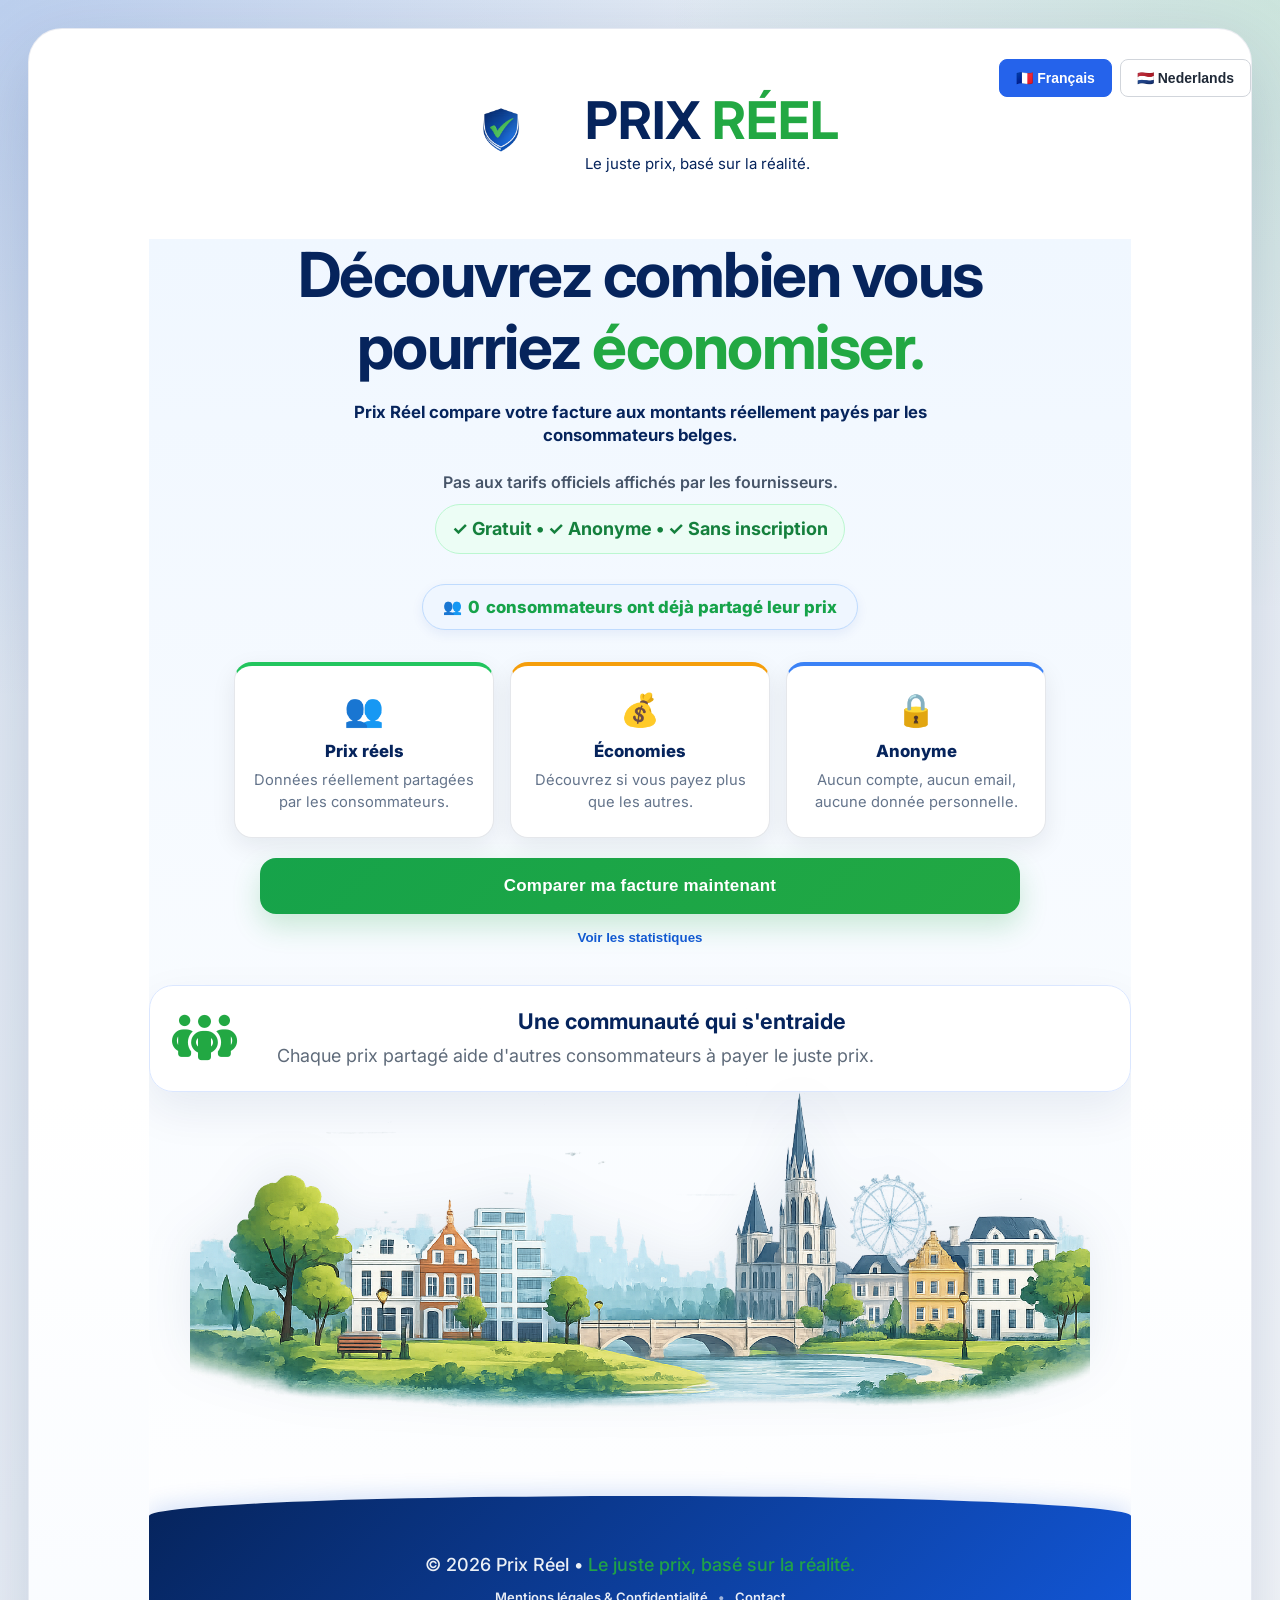
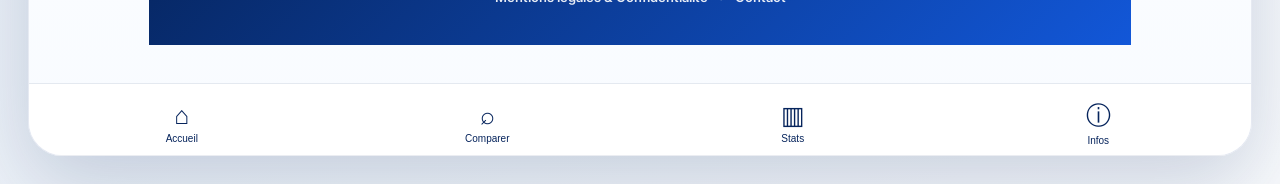
<file: index.html>
<!DOCTYPE html>
<html lang="fr">
<head>
  <meta charset="UTF-8" />
  <meta name="viewport" content="width=device-width, initial-scale=1.0" />
  <link rel="icon" type="image/png" href="shield-logo.png">
  
  
  <title>Prix Réel | Comparez les prix Internet réellement payés en Belgique</title>
  <meta name="description" content="Prix Réel est une plateforme belge indépendante basée sur les prix réellement payés par les consommateurs. Comparez votre abonnement Internet et découvrez si vous payez le juste prix.">
  <meta name="robots" content="index, follow">
  <link rel="stylesheet" href="style.css?v=32" />
  <link rel="stylesheet" href="https://cdnjs.cloudflare.com/ajax/libs/font-awesome/6.5.1/css/all.min.css">
  <link href="https://fonts.googleapis.com/css2?family=Inter:wght@500;600;700;800&display=swap" rel="stylesheet">
  <meta name="google-site-verification" content="8KkwB-e2dJpltFRa9STLV8NX990c75Moo5jhTXVJp_Q" />
  <!-- Google tag (gtag.js) -->
<script async src="https://www.googletagmanager.com/gtag/js?id=G-095K23J9T4"></script>
<script>
  window.dataLayer = window.dataLayer || [];
  function gtag(){dataLayer.push(arguments);}
  gtag('js', new Date());

  gtag('config', 'G-095K23J9T4');
</script>
</head>

<body>

  <main class="app">

    <section class="screen active" id="home">
      
<header class="site-header">

  <div class="brand">
    <img src="shield-logo.png" alt="Prix Réel" class="logo-shield">

      

    <div class="brand-text">
      <h1>PRIX <span>RÉEL</span></h1>
      <p data-i18n="brandSlogan">
        Le juste prix, basé sur la réalité.
      </p>
    </div>
  </div>

  <div class="language-switcher">
    <button id="lang-fr" onclick="setLanguage('fr')">
      🇫🇷 Français
    </button>

    <button id="lang-nl" onclick="setLanguage('nl')">
      🇳🇱 Nederlands
    </button>
  </div>

</header>

<div class="hero">

  <h2 data-i18n="heroTitle">
    Découvrez combien vous pourriez <span>économiser.</span>
  </h2>

  <div class="hero-message">
    <strong data-i18n="heroMessageStrong">
      Prix Réel compare votre facture aux montants réellement payés par les consommateurs belges.
    </strong>
    <br>
    <span data-i18n="heroMessageSmall">
      Pas aux tarifs officiels affichés par les fournisseurs.
    </span>
    <div style="text-align:center;">
  <p class="hero-trust" data-i18n="heroTrust">
    ✓ Gratuit • ✓ Anonyme • ✓ Sans inscription
  </p>
</div>
    
  </div>

  <div class="community-counter">
    👥 <span id="home-trust-counter">0</span>
    <span data-i18n="communityCounterText">consommateurs ont déjà partagé leur prix</span>
  </div>

  <div class="hero-features">

    <div class="feature-card">
      <div class="feature-icon">👥</div>
      <h3 data-i18n="featureRealPricesTitle">Prix réels</h3>
      <p data-i18n="featureRealPricesText">Données réellement partagées par les consommateurs.</p>
    </div>

    <div class="feature-card">
      <div class="feature-icon">💰</div>
      <h3 data-i18n="featureSavingsTitle">Économies</h3>
      <p data-i18n="featureSavingsText">Découvrez si vous payez plus que les autres.</p>
    </div>

    <div class="feature-card">
      <div class="feature-icon">🔒</div>
      <h3 data-i18n="featureAnonymousTitle">Anonyme</h3>
      <p data-i18n="featureAnonymousText">Aucun compte, aucun email, aucune donnée personnelle.</p>
    </div>

  </div>

<button class="primary" onclick="goTo('category')" data-i18n="compareButton">
  Comparer ma facture maintenant
</button>
  
<button class="link" onclick="goTo('stats')" data-i18n="statsButton">
  Voir les statistiques
</button>

<div class="community-card">
  <div class="community-icon">
    <i class="fa-solid fa-people-group"></i>
  </div>

  <div class="community-content">
    <h3 data-i18n="communityTitle">
      Une communauté qui s'entraide
    </h3>

    <p data-i18n="communityText">
      Chaque prix partagé aide d'autres consommateurs
      à payer le juste prix.
    </p>
</div>
</div>

<div class="footer-separator"></div>

<div class="city-footer">
  <img src="city-prixreel.png" alt="Ville Prix Réel">
</div>

<footer class="footer-prixreel">
  <p>
    © 2026 Prix Réel •
    <span data-i18n="footerSlogan">
      Le juste prix, basé sur la réalité.
    </span>
  </p>

  <div class="footer-links">
    <a href="mentions-legales.html" data-i18n="footerLegal">
      Mentions légales & Confidentialité
    </a>

    <span>•</span>

    <a href="mailto:contact.prixreel@gmail.com" data-i18n="footerContact">
      Contact
    </a>
  </div>
</footer>
      
    </section>

<section class="screen" id="category">
  <div class="topbar">
    <button class="back" onclick="goTo('home')">←</button>
    <div class="progress"><span style="width:25%"></span></div>
  </div>

  <h2 data-i18n="categoryTitle">Quel service souhaitez-vous comparer ?</h2>
  <p class="subtitle" data-i18n="categorySubtitle">Nous commençons par Internet.</p>

  <button class="service active-service" onclick="goTo('form')">
    <div class="service-icon blue">📶</div>
    <div>
      <strong data-i18n="serviceInternetTitle">Internet</strong>
      <p data-i18n="serviceInternetText">Comparez votre abonnement Internet</p>
    </div>
    <span>›</span>
  </button>

  <button class="service locked">
    <div class="service-icon">🚗</div>
    <div>
      <strong data-i18n="serviceCarTitle">Assurance auto</strong>
      <p data-i18n="comingSoon">🔒 Bientôt disponible</p>
    </div>
  </button>

  <button class="service locked">
    <div class="service-icon">⚡</div>
    <div>
      <strong data-i18n="serviceElectricityTitle">Électricité</strong>
      <p data-i18n="comingSoon">🔒 Bientôt disponible</p>
    </div>
  </button>

  <button class="service locked">
    <div class="service-icon">📱</div>
    <div>
      <strong data-i18n="serviceMobileTitle">Téléphone mobile</strong>
      <p data-i18n="comingSoon">🔒 Bientôt disponible</p>
    </div>
  </button>
  
  <div class="info-box">
    <strong data-i18n="categoryInfoTitle">
      D'autres catégories arrivent bientôt !
    </strong>
    <p data-i18n="categoryInfoText">
      Aidez-nous à rendre les prix plus transparents partout.
    </p>
  </div>
    </section>

    <section class="screen" id="form">
      <div class="topbar">
        <button class="back" onclick="goTo('category')">←</button>
        <div class="progress"><span style="width:50%"></span></div>
      </div>

    <h2 data-i18n="formTitle">
      Comparez votre abonnement Internet
    </h2>    
    <p class="subtitle" data-i18n="formSubtitle">
      Remplissez les informations ci-dessous.
    </p>

<label data-i18n="providerLabel">Votre fournisseur Internet</label>
<select id="provider">
  <option>Proximus</option>
  <option>Orange</option>
  <option>Telenet</option>
  <option>Mobile Vikings</option>
  <option>Base</option>
  <option>Scarlet</option>
  <option>EDPnet</option>
  <option>VOO</option>
  <option>Yoin</option>
  <option>Hey! Telecom</option>
  <option data-i18n="optionOther">Autre</option>
</select>

<label data-i18n="cityLabel">Votre ville</label>
<div class="city-autocomplete">
  <input
    type="text"
    id="citySearch"
    placeholder="Tapez votre ville..."
    data-i18n-placeholder="cityPlaceholder"
    autocomplete="new-password"
  >
  <div id="citySuggestions"></div>
</div>

<label data-i18n="priceLabel">Votre montant mensuel</label>
<div class="money-input">
  <input id="price" type="number" value="62" />
  <span data-i18n="perMonth">€ / mois</span>
</div>

<div class="extra-services-row">
  <input type="checkbox" id="hasExtraServices">

  <label for="hasExtraServices">
    <strong data-i18n="extraLabel">
      Mon prix inclut une assurance ou un service supplémentaire
    </strong>

    <small data-i18n="extraDescription">
      Exemple : assurance smartphone, option sécurité, service lié au pack...
    </small>
  </label>
</div>

  <label data-i18n="offerLabel">Type d'abonnement</label>
  <select id="offer">
    <option data-i18n="offerInternetOnly">Internet seul</option>
    <option data-i18n="offerInternetTV">Internet + TV</option>
    <option data-i18n="offerInternetMobile">Internet + Mobile</option>
    <option data-i18n="offerInternetTVMobile">Internet + TV + Mobile</option>
    <option data-i18n="offerFullPack">Pack complet</option>
    <option data-i18n="offerFiber">Fibre</option>
  </select>
  
  <label data-i18n="speedLabel">Vitesse Internet</label>
  
  <select id="speed">
    <option>100 Mbps</option>
    <option>200 Mbps</option>
    <option>500 Mbps</option>
    <option>1 Gbps</option>
    <option data-i18n="optionOther">Autre</option>
    <option value="unknown" data-i18n="unknownSpeed">
      Je ne connais pas ma vitesse
    </option>
  </select>

    <div class="privacy-box">
      <div class="privacy-icon">✓</div>
    
      <div class="privacy-text">
        <h3 data-i18n="anonymousTitle">
          Vos données sont 100% anonymes
        </h3>
    
        <p data-i18n="anonymousText">
          Elles nous aident seulement à calculer les prix réels dans votre région.
        </p>
      </div>
    </div>
    
    <button
      class="primary blue-btn"
      onclick="calculate()"
      data-i18n="comparePriceButton">
      Comparer mon prix
    </button>
  </section>

<section class="screen" id="result">
  <div class="topbar">
    <button class="back" onclick="goTo('form')">←</button>
    <strong data-i18n="resultTopbar">Résultat</strong>
    <button class="back">↗</button>
  </div>

  <div class="result-card result-card-simple">

    <div class="price-summary">
      <span id="price-summary-text">
        Votre prix est 20% plus cher que la moyenne
      </span>
    </div>

    <div class="score-bar-card">
      <div class="score-badge" id="percent">0%</div>

      <div class="score-bar">
        <div class="score-fill"></div>
        <div class="score-dot"></div>
      </div>

      <div class="score-labels">
        <span data-i18n="cheaperLabel">Moins cher</span>
        <span data-i18n="moreExpensiveLabel">Plus cher</span>
      </div>

      <p id="ranking-message" data-i18n="rankingMessage">
        Position dans le classement des prix
      </p>
    </div>

    <div class="result-summary" id="result-summary"></div>

    <div class="data-quality-small" id="data-quality"></div>

    <div class="recommendation-card" id="recommendation-card"></div>

  </div>

  <div class="best-deals-card" id="best-deals-card">
    <h3 data-i18n="providerRankingTitle">
      🏆 Classement des fournisseurs
    </h3>

    <p class="provider-ranking-subtitle" data-i18n="providerRankingSubtitle">
      Prix moyens observés pour des abonnements similaires.
    </p>

    <div id="best-deals-list"></div>
  </div>

  <div class="tip-card" id="saving-tip-card">
    <strong id="saving-tip-title" data-i18n="savingTipTitle">
      💡 Conseil Prix Réel
    </strong>

    <p id="saving-tip-text" data-i18n="savingTipText">
      Les prix évoluent régulièrement. Pensez à comparer votre abonnement de temps en temps.
    </p>
  </div>

  <button class="primary" onclick="goTo('home')" data-i18n="restartComparisonButton">
    Recommencer une comparaison
  </button>

  <button class="share-btn" onclick="shareResult()" data-i18n="shareResultButton">
    📤 Partager mon résultat et aider la communauté
  </button>
</section>

<section class="screen" id="stats">
  <div class="topbar">
    <button class="back" onclick="goTo('home')">←</button>
    <strong>Statistiques</strong>
    <div></div>
  </div>
<div class="stats-hero">

  <h2 data-i18n="statsTitle">
    Les prix partagés par la communauté
  </h2>

  <p data-i18n="statsSubtitle">
    Un aperçu des prix Internet réellement enregistrés sur Prix Réel.
  </p>

  <p class="stats-community">
    📊
    <span id="stats-community-count">47</span>
    <span data-i18n="statsCommunityText">
      contributions réelles de consommateurs belges
    </span>
  </p>

  <p class="stats-community">
    🏙️
    <span id="stats-cities">26</span>
    <span data-i18n="statsCitiesText">
      villes couvertes en Belgique
    </span>
  </p>

</div>

<div class="stats-grid">
  <div class="stat-card">
    <div class="stat-icon">📊</div>
    <h3 id="stats-total">0</h3>
    <p data-i18n="statsTotalLabel">Prix enregistrés</p>
  </div>

  <div class="stat-card">
    <div class="stat-icon">💶</div>
    <h3 id="stats-average">0 €</h3>
    <p data-i18n="statsAverageLabel">Prix moyen</p>
  </div>

  <div class="stat-card">
    <div class="stat-icon">🟢</div>
    <h3 id="stats-min">0 €</h3>
    <p data-i18n="statsMinLabel">Prix le plus bas</p>
  </div>

  <div class="stat-card">
    <div class="stat-icon">🔴</div>
    <h3 id="stats-max">0 €</h3>
    <p data-i18n="statsMaxLabel">Prix le plus élevé</p>
  </div>
</div>

<div class="provider-chart-card">
  <h3 data-i18n="statsRankingTitle">
    🏆 Classement des fournisseurs les plus compétitifs
  </h3>

  <p data-i18n="statsRankingSubtitle">
    Basé sur les prix réellement observés par la communauté.
  </p>
    
<div class="filter-section-title">
  <span>📦</span>
  <strong data-i18n="statsOfferLabel">Offre</strong>
</div>
    
<div class="provider-filter">
  <button class="provider-filter-btn active" data-i18n="statsAll" onclick="setProviderFilter('all', this)">Tous</button>

  <button class="provider-filter-btn" data-i18n="statsInternet" onclick="setProviderFilter('Internet', this)">Internet</button>

  <button class="provider-filter-btn" data-i18n="statsInternetTv" onclick="setProviderFilter('Internet + TV', this)">Internet + TV</button>

  <button class="provider-filter-btn" data-i18n="statsInternetMobile" onclick="setProviderFilter('Internet + Mobile', this)">Internet + Mobile</button>

  <button class="provider-filter-btn" data-i18n="statsFullPack" onclick="setProviderFilter('Pack complet', this)">Pack complet</button>
</div>
    
<div class="filter-separator"></div>

<div class="filter-section-title">
  <span>🚀</span>
  <strong data-i18n="statsSpeedLabel">Vitesse</strong>
</div>
    
<div class="provider-filter speed-filter">
  <button class="speed-filter-btn active" onclick="setSpeedFilter('all', this)">Toutes vitesses</button>
  <button class="speed-filter-btn" onclick="setSpeedFilter('100 Mbps', this)">100 Mbps</button>
  <button class="speed-filter-btn" onclick="setSpeedFilter('500 Mbps', this)">500 Mbps</button>
  <button class="speed-filter-btn" onclick="setSpeedFilter('1 Gbps', this)">1 Gbps</button>
</div>

<div id="filter-summary" class="filter-summary"></div>

    
      <div id="provider-chart"></div>
</div>


  
<div class="stats-note">
  <strong data-i18n="statsHowCalculatedTitle">
    🔍 Comment sont calculées ces statistiques ?
  </strong>

  <p data-i18n="statsHowCalculatedText">
    Les moyennes sont recalculées automatiquement à chaque nouvelle contribution.
    Les classements sont basés sur les prix réellement observés auprès des consommateurs.
  </p>
</div>
  
</section>

    <section class="screen" id="profile">
  <div class="topbar">
    <button class="back" onclick="goTo('home')">←</button>
    <strong>Profil communauté</strong>
    <div></div>
  </div>

  <div class="stats-hero">
    <h2>Votre espace Prix Réel</h2>
    <p>Suivez l’évolution de la communauté et les meilleurs prix observés.</p>
  </div>

  <div class="stats-grid">
    <div class="stat-card">
      <div class="stat-icon">📊</div>
      <h3 id="profile-total">0</h3>
      <p>Prix partagés</p>
    </div>

    <div class="stat-card">
      <div class="stat-icon">🏙️</div>
      <h3 id="profile-cities">0</h3>
      <p>Villes couvertes</p>
    </div>

    <div class="stat-card">
      <div class="stat-icon">🏆</div>
      <h3 id="profile-best-provider">-</h3>
      <p>Fournisseur le plus compétitif</p>
    </div>

    <div class="stat-card">
      <div class="stat-icon">🤝</div>
      <h3>100%</h3>
      <p>Données anonymes</p>
    </div>
  </div>

  <div class="stats-note">
    <strong>🌍 Impact de la communauté</strong>
    <p>
      Grâce aux prix partagés dans plusieurs villes belges,
      Prix Réel aide déjà les consommateurs à identifier
      les offres les plus compétitives du marché.
    </p>
  </div>
</section>

    <section id="about" class="screen">

  <div>
    <h2 data-i18n="infoTitle">ⓘ Informations</h2>
    <p class="subtitle" data-i18n="infoSubtitle">
      Transparence, méthodologie et mission de Prix Réel.
    </p>
  </div>

  <div class="trust-row">
    <div>
      📊 <span id="info-trust-counter">0</span>
      <span data-i18n="infoBadgeShared">prix partagés</span>
    </div>

    <div>
      🏙️ <span data-i18n="infoBadgeBelgium">Données en Belgique</span>
    </div>

    <div>
      🔒 <span data-i18n="infoBadgeAnonymous">Contributions anonymes</span>
    </div>
  </div>

  <h2 data-i18n="infoHowTitle">Comment ça marche ?</h2>

  <p class="subtitle" data-i18n="infoHowText">
    Prix Réel aide les consommateurs à comparer les prix réellement payés par la communauté.
  </p>

  <div class="info-card">
    <div class="info-icon">
      <img src="shield-logo.png" class="info-shield" alt="Prix Réel">
    </div>
    <div>
      <h3 data-i18n="infoAboutTitle">À propos de Prix Réel</h3>

      <p data-i18n="infoAboutText1">
        Prix Réel est une plateforme collaborative qui permet aux consommateurs de comparer leur abonnement avec les prix réellement payés par d'autres utilisateurs.
      </p>

      <p data-i18n="infoAboutText2">
        Notre objectif est simple : apporter davantage de transparence sur les prix pratiqués en Belgique et aider chacun à payer le juste prix.
      </p>
    </div>
  </div>

  <div class="info-card">
    <div class="info-icon">📤</div>
    <div>
      <h3 data-i18n="infoShareTitle">Partagez votre abonnement</h3>

      <p data-i18n="infoShareText1">
        Indiquez simplement votre ville, votre fournisseur et le montant de votre abonnement.
      </p>

      <p data-i18n="infoShareText2">
        En quelques secondes, votre contribution enrichit la base de données et aide à améliorer les comparaisons pour toute la communauté.
      </p>
    </div>
  </div>

  <div class="info-card">
    <div class="info-icon">🔍</div>
    <div>
      <h3 data-i18n="infoCompareTitle">Prix Réel compare</h3>

      <p data-i18n="infoCompareText1">
        Une fois votre abonnement renseigné, Prix Réel recherche automatiquement des offres similaires dans sa base de données.
      </p>

      <p data-i18n="infoCompareText2">
        L'analyse repose sur plusieurs critères afin de proposer une comparaison pertinente et représentative du marché.
      </p>
    </div>
  </div>

  <div class="info-card">
    <div class="info-icon">📊</div>
    <div>
      <h3 data-i18n="infoCalculationTitle">
        Comment les comparaisons sont calculées ?
      </h3>

      <p data-i18n="infoCalculationText1">
        Les comparaisons prennent notamment en compte le fournisseur, le type d'offre, la vitesse Internet et la localisation lorsque cela est pertinent.
      </p>

      <p data-i18n="infoCalculationText2">
        Plus la communauté participe, plus les résultats gagnent en précision.
      </p>
    </div>
  </div>

  <div class="info-card">
    <div class="info-icon">💰</div>
    <div>
      <h3 data-i18n="infoSituationTitle">Découvrez votre situation</h3>

      <p data-i18n="infoSituationText1">
        Vous savez immédiatement si votre abonnement est inférieur, proche ou supérieur aux prix observés pour des offres similaires.
      </p>

      <p data-i18n="infoSituationText2">
        Prix Réel vous permet ainsi d'identifier rapidement si vous bénéficiez d'un bon tarif ou si des économies sont possibles.
      </p>
    </div>
  </div>

  <div class="info-card">
    <div class="info-icon">🔒</div>
    <div>
      <h3 data-i18n="infoAnonymousTitle">Données anonymes</h3>

      <p data-i18n="infoAnonymousText1">
        Aucun nom, numéro de téléphone ou information personnelle n'est demandé.
      </p>

      <p data-i18n="infoAnonymousText2">
        Les données enregistrées servent uniquement à améliorer les comparaisons et les statistiques affichées sur la plateforme.
      </p>
    </div>
  </div>

  <div class="info-card">
    <div class="info-icon">🛡️</div>
    <div>
      <h3 data-i18n="infoEngagementTitle">Notre engagement</h3>

      <p data-i18n="infoEngagementText1">
        Prix Réel ne vend pas vos données personnelles.
      </p>

      <p data-i18n="infoEngagementText2">
        Les comparaisons sont basées exclusivement sur les informations réellement partagées par la communauté afin de garantir une approche transparente et indépendante.
      </p>
    </div>
  </div>

  <div class="info-card">
    <div class="info-icon">🧩</div>
    <div>
      <h3 data-i18n="infoCommunityTitle">
        Une communauté qui s’entraide
      </h3>

      <p data-i18n="infoCommunityText1">
        Chaque prix partagé aide d'autres consommateurs à mieux comprendre le marché et à identifier les offres les plus avantageuses.
      </p>

      <p data-i18n="infoCommunityText2">
        En participant, vous contribuez à rendre les prix plus transparents pour tous.
      </p>
    </div>
  </div>

  <div class="info-card">
    <div class="info-icon">🤝</div>
    <div>
      <h3 data-i18n="infoPartnersTitle">Partenaires</h3>

      <p data-i18n="infoPartnersText1">
        Prix Réel est actuellement en phase de développement.
      </p>

      <p data-i18n="infoPartnersText2">
        Des partenariats pourront être mis en place à l'avenir afin d'enrichir les services proposés aux utilisateurs et de leur offrir davantage d'opportunités d'économies.
      </p>

      <p data-i18n="infoPartnersText3">
        Notre priorité reste de fournir des comparaisons claires, indépendantes et basées sur les prix réellement observés au sein de la communauté.
      </p>
    </div>
  </div>

  <div class="info-card">
    <div class="info-icon">📧</div>
    <div>
      <h3 data-i18n="infoContactTitle">Contact</h3>
      <p>contact.prixreel@gmail.com</p>
    </div>
  </div>

</section>

<nav>
  <button onclick="goTo('home')">
    ⌂<span data-i18n="navHome">Accueil</span>
  </button>

  <button onclick="goTo('category')">
    ⌕<span data-i18n="navCompare">Comparer</span>
  </button>

  <button onclick="goTo('stats')">
    ▥<span data-i18n="navStats">Stats</span>
  </button>

  <button onclick="goTo('about')">
    ⓘ<span data-i18n="navInfo">Infos</span>
  </button>
</nav>



</main>


<script src="./app.js?v=32"></script>
  
</body>
</html>
</file>
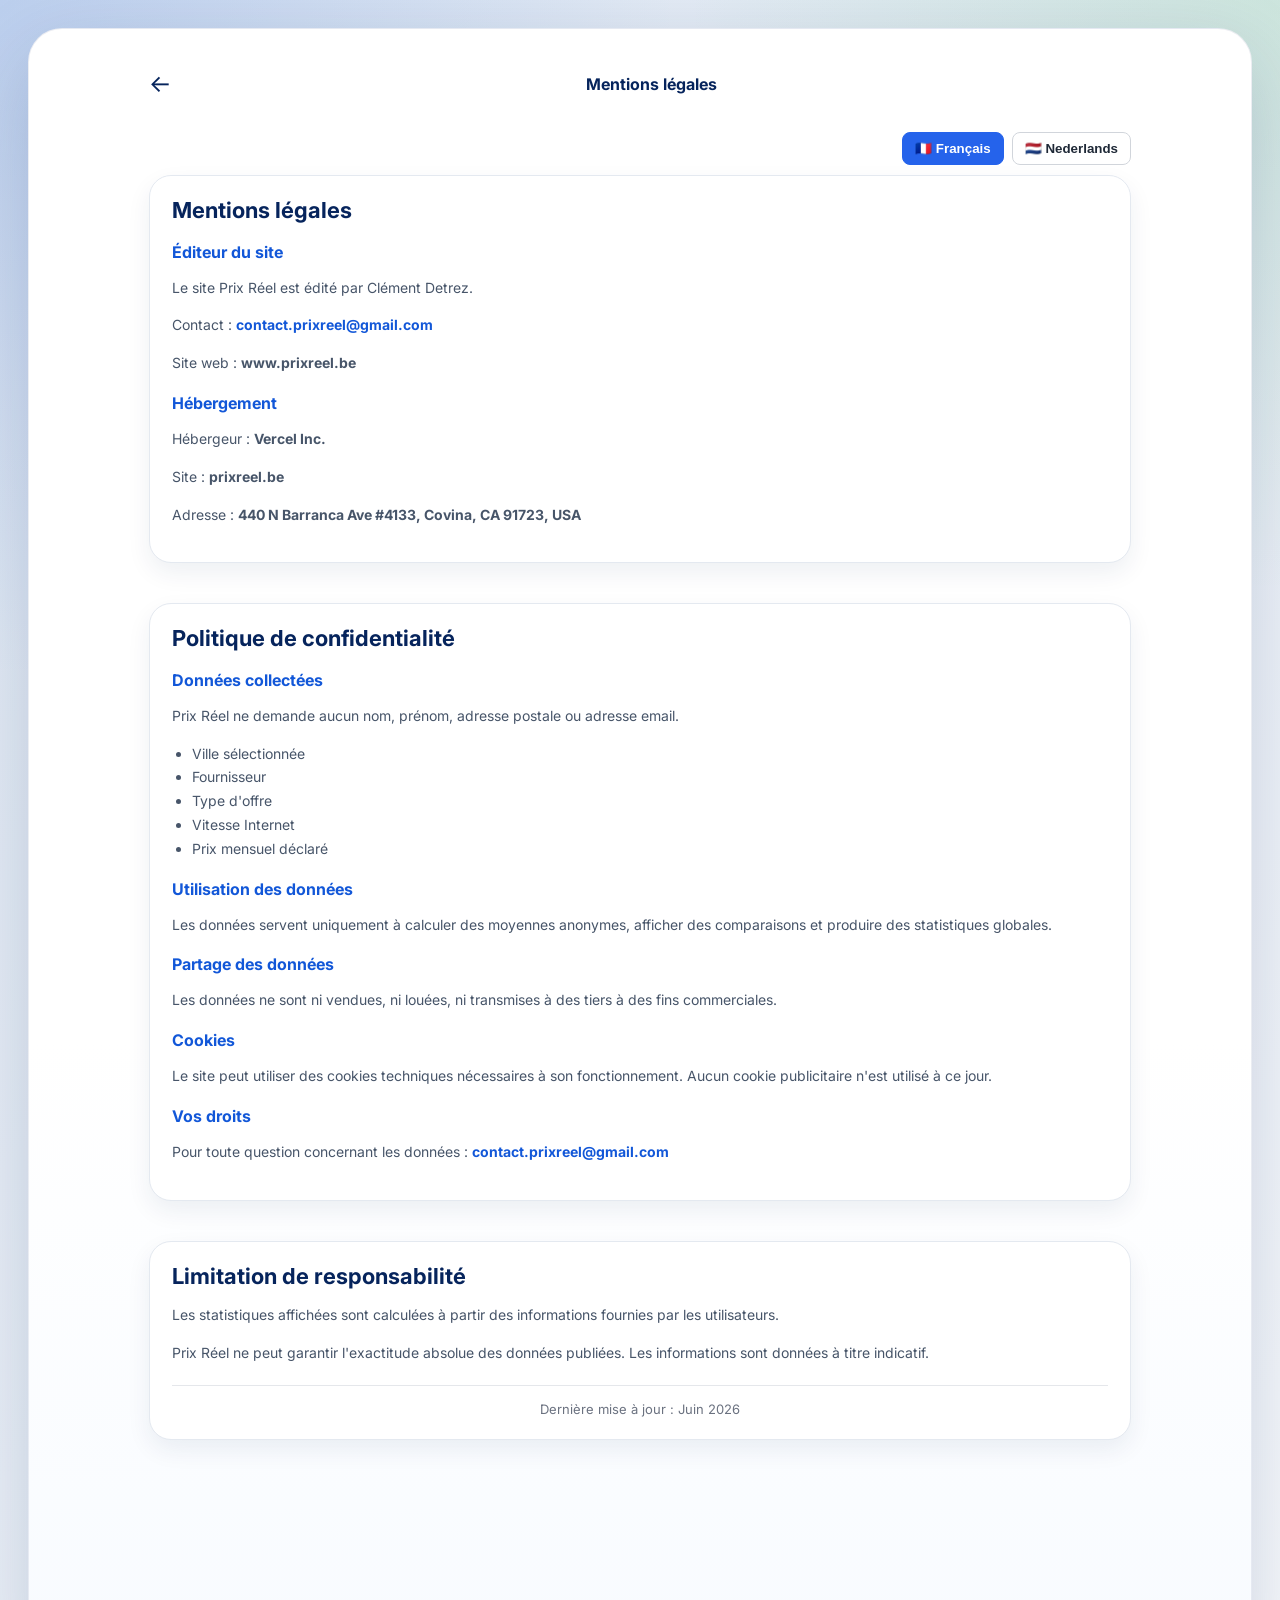
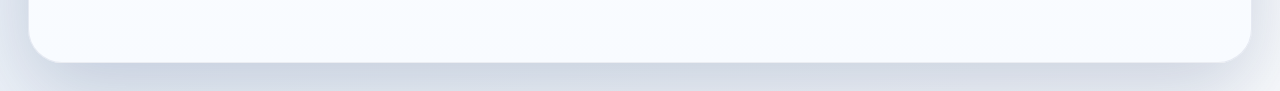
<file: mentions-legales.html>
<!DOCTYPE html>
<html lang="fr">
<head>
  <meta charset="UTF-8" />
  <meta name="viewport" content="width=device-width, initial-scale=1.0" />

  <title>Mentions légales & Confidentialité - Prix Réel</title>

  <link rel="icon" type="image/png" href="shield-logo.png">
  <link rel="stylesheet" href="style.css?v=16" />
  <link href="https://fonts.googleapis.com/css2?family=Inter:wght@500;600;700;800&display=swap" rel="stylesheet">
</head>

<body>

  <main class="app legal-app">

    <section class="screen active">

      <div class="topbar">
        <a href="index.html" class="back">←</a>
        <strong data-i18n="legalTopbarTitle">Mentions légales</strong>
        <div></div>
      </div>

      <div class="language-switcher">
        <button id="lang-fr" onclick="setLanguage('fr')">
          🇫🇷 Français
        </button>

        <button id="lang-nl" onclick="setLanguage('nl')">
          🇳🇱 Nederlands
        </button>
      </div>

      <div class="legal-content">

        <div class="legal-card">

          <h2 data-i18n="legalTitle">Mentions légales</h2>

          <h3 data-i18n="legalEditorTitle">Éditeur du site</h3>

          <p data-i18n="legalEditorText">
            Le site Prix Réel est édité par Clément Detrez.
          </p>

          <p>
            <span data-i18n="legalContactLabel">Contact :</span>
            <a href="mailto:contact.prixreel@gmail.com">contact.prixreel@gmail.com</a>
          </p>

          <p>
            <span data-i18n="legalWebsiteLabel">Site web :</span>
            <strong>www.prixreel.be</strong>
          </p>

          <h3 data-i18n="legalHostingTitle">Hébergement</h3>

          <p>
            <span data-i18n="legalHostLabel">Hébergeur :</span>
            <strong>Vercel Inc.</strong>
          </p>

          <p>
            <span data-i18n="legalSiteLabel">Site :</span>
            <strong>prixreel.be</strong>
          </p>

          <p>
            <span data-i18n="legalAddressLabel">Adresse :</span>
            <strong>440 N Barranca Ave #4133, Covina, CA 91723, USA</strong>
          </p>

        </div>

        <div class="legal-card">

          <h2 data-i18n="privacyTitle">Politique de confidentialité</h2>

          <h3 data-i18n="privacyCollectedTitle">Données collectées</h3>

          <p data-i18n="privacyCollectedText">
            Prix Réel ne demande aucun nom, prénom, adresse postale ou adresse email.
          </p>

          <ul>
            <li data-i18n="privacyCity">Ville sélectionnée</li>
            <li data-i18n="privacyProvider">Fournisseur</li>
            <li data-i18n="privacyOffer">Type d'offre</li>
            <li data-i18n="privacySpeed">Vitesse Internet</li>
            <li data-i18n="privacyPrice">Prix mensuel déclaré</li>
          </ul>

          <h3 data-i18n="privacyUsageTitle">Utilisation des données</h3>

          <p data-i18n="privacyUsageText">
            Les données servent uniquement à calculer des moyennes anonymes,
            afficher des comparaisons et produire des statistiques globales.
          </p>

          <h3 data-i18n="privacySharingTitle">Partage des données</h3>

          <p data-i18n="privacySharingText">
            Les données ne sont ni vendues, ni louées, ni transmises à des tiers à des fins commerciales.
          </p>

          <h3 data-i18n="privacyCookiesTitle">Cookies</h3>

          <p data-i18n="privacyCookiesText">
            Le site peut utiliser des cookies techniques nécessaires à son fonctionnement.
            Aucun cookie publicitaire n'est utilisé à ce jour.
          </p>

          <h3 data-i18n="privacyRightsTitle">Vos droits</h3>

          <p>
            <span data-i18n="privacyRightsText">
              Pour toute question concernant les données :
            </span>
            <a href="mailto:contact.prixreel@gmail.com">contact.prixreel@gmail.com</a>
          </p>

        </div>

        <div class="legal-card">

          <h2 data-i18n="liabilityTitle">Limitation de responsabilité</h2>

          <p data-i18n="liabilityText1">
            Les statistiques affichées sont calculées à partir des informations fournies par les utilisateurs.
          </p>

          <p data-i18n="liabilityText2">
            Prix Réel ne peut garantir l'exactitude absolue des données publiées.
            Les informations sont données à titre indicatif.
          </p>

          <div class="legal-update" data-i18n="legalUpdated">
            Dernière mise à jour : Juin 2026
          </div>

        </div>

      </div>

    </section>

  </main>

  <script src="./app.js?v=16"></script>

</body>
</html>
</file>
<file: style.css>
/* =====================================================
   PRIX RÉEL - CSS nettoyé
   Version Internet v1
===================================================== */

/* =====================================================
   Variables
===================================================== */

:root {
  --navy: #06245c;
  --navy-2: #0b347d;
  --blue: #1257d8;
  --green: #22a843;
  --green-2: #16a34a;
  --bg: #eef3f8;
  --text: #071632;
  --muted: #5f6b7a;
  --line: #e4e9f0;
  --danger: #e11d48;
}

/* =====================================================
   Base générale
===================================================== */

* {
  box-sizing: border-box;
}

html,
body {
  margin: 0;
  min-height: 100%;
}

body {
  min-height: 100vh;
  background: linear-gradient(135deg, #dce6f2, #f8fafc);
  font-family: 'Inter', Arial, Helvetica, sans-serif;
  color: var(--text);
  display: flex;
  justify-content: center;
  align-items: flex-start;
  padding: 28px;
}

.app {
  position: relative;
  width: 100%;
  max-width: 1600px;
  min-height: 900px;
  background: #fff;
  border-radius: 34px;
  box-shadow: 0 28px 80px rgba(6, 36, 92, 0.18);
  overflow: hidden;
  border: 1px solid rgba(6, 36, 92, 0.08);
}

.screen {
  display: none;
  min-height: 760px;
  padding: 56px 64px 100px;
  overflow-y: auto;
  animation: show 0.22s ease;
  max-width: none;
  margin: 0 auto;
}

.screen.active {
  display: block;
}

@keyframes show {
  from {
    opacity: 0;
    transform: translateY(8px);
  }

  to {
    opacity: 1;
    transform: translateY(0);
  }
}

/* =====================================================
   Textes
===================================================== */

h2 {
  margin: 0;
  font-size: 34px;
  line-height: 1.16;
  color: var(--navy);
}

.subtitle {
  color: var(--muted);
  font-size: 16px;
  line-height: 1.55;
  max-width: 640px;
  margin: 12px auto 0;
}

/* =====================================================
   Branding / logo
===================================================== */

.brand {
  display: flex;
  align-items: center;
  justify-content: flex-start;
  gap: 24px;
  margin: 0;
  text-align: left;
}

.brand-text {
  display: flex;
  flex-direction: column;
  align-items: flex-start;
}

.logo-shield {
  width: 78px;
  height: 78px;
  object-fit: contain;
  flex-shrink: 0;
  display: block;
}

.brand h1 {
  margin: 0;
  color: var(--navy);
  font-size: 36px;
  line-height: 1;
  white-space: nowrap;
}

.brand h1 span,
.hero span {
  color: var(--green);
}

.brand p {
  margin: 7px 0 0;
  font-size: 13px;
  color: var(--navy);
  white-space: nowrap;
}

/* =====================================================
   Boutons
===================================================== */

.primary {
  width: 100%;
  max-width: 620px;
  margin: 0 auto;
  display: block;

  border: none;
  border-radius: 16px;

  padding: 18px 24px;

  background: linear-gradient(135deg, var(--green-2), var(--green));

  color: white;
  font-weight: 800;
  font-size: 17px;
  letter-spacing: 0.2px;

  cursor: pointer;

  box-shadow: 0 12px 28px rgba(34, 168, 67, 0.22);

  transition:
    transform 0.25s ease,
    box-shadow 0.25s ease,
    filter 0.25s ease;
}

.primary:hover {
  transform: translateY(-2px);
  filter: brightness(1.03);
  box-shadow: 0 16px 32px rgba(34, 168, 67, 0.30);
}

.primary:active {
  transform: translateY(0);
}

.blue-btn {
  background: linear-gradient(135deg, var(--blue), #003fb8);
  box-shadow: 0 10px 20px rgba(18, 87, 216, 0.18);
}

.link {
  display: block;
  background: transparent;
  border: none;
  color: var(--blue);
  width: 100%;
  max-width: 620px;
  padding: 16px;
  font-weight: 700;
  cursor: pointer;
  margin: 0 auto;
  text-align: center;
}

.share-btn {
  width: 100%;
  margin-top: 12px;
  padding: 16px;
  border: none;
  border-radius: 14px;
  background: linear-gradient(135deg, var(--blue), var(--navy-2));
  color: white;
  font-size: 15px;
  font-weight: 700;
  cursor: pointer;
  box-shadow: 0 10px 24px rgba(18, 87, 216, 0.25);
  transition: transform 0.25s ease, box-shadow 0.25s ease;
}

.share-btn:hover {
  transform: translateY(-2px);
  box-shadow: 0 14px 28px rgba(18, 87, 216, 0.35);
}

/* =====================================================
   Accueil
===================================================== */

#home {
  position: relative;
  overflow-y: auto;
}

#home > *:not(.landscape) {
  position: relative;
  z-index: 5;
}

.hero {
  text-align: center;
  position: relative;
  overflow: hidden;
  padding-bottom: 0;
}

.hero h2 {
  font-size: 46px;
  max-width: 700px;
  margin: 0 auto 18px;
}

.hero p {
  color: var(--muted);
  font-size: 16px;
  line-height: 1.55;
  max-width: 640px;
  margin: 12px auto 0;
}

.hero-counter,
.trust-counter {
  margin-top: 14px;
  margin-bottom: 24px;
  font-size: 17px;
  font-weight: 700;
  color: var(--green);
  
}

.hero{
background:
linear-gradient(
180deg,
#f0f7ff 0%,
#ffffff 100%
);
}

.features {
  background: #fff;
  border: 1px solid var(--line);
  border-radius: 22px;
  padding: 20px;
  margin: 28px auto 22px;
  box-shadow: 0 12px 28px rgba(6, 36, 92, 0.06);
  max-width: 620px;
}

.feature {
  display: flex;
  gap: 13px;
  align-items: center;
  margin: 16px 0;
}

.feature strong {
  font-size: 14.5px;
  color: var(--navy);
}

.feature p {
  margin: 4px 0 0;
  color: var(--muted);
  font-size: 13px;
}

.icon,
.service-icon {
  width: 46px;
  height: 46px;
  min-width: 38px;
  border-radius: 50%;
  display: flex;
  align-items: center;
  justify-content: center;
  color: #fff;
}

.green {
  background: var(--green);
}

.blue {
  background: var(--blue);
}

/* =====================================================
   Carte communauté accueil
===================================================== */

.community-card {
  display: flex;
  align-items: center;
  gap: 18px;
  background: white;
  border: 1px solid #e5e7eb;
  border-radius: 24px;
  padding: 22px;
  margin: 24px 0;
  box-shadow: 0 4px 12px rgba(0, 0, 0, 0.04);
}

.community-shield {
  width: 56px;
  height: auto;
  flex-shrink: 0;
}

.community-content {
  flex: 1;
}

.community-content h3 {
  margin: 0 0 8px;
  font-size: 1.35rem;
  color: var(--navy);
}

.community-content p {
  margin: 0;
  color: var(--muted);
  line-height: 1.5;
}

.community-icon {
  color: var(--green);
  font-size: 52px;
  display: flex;
  align-items: center;
  justify-content: center;
  flex-shrink: 0;
}

/* =====================================================
   Décor accueil et footer
===================================================== */

.landscape {
  position: absolute;
  left: 0;
  right: 0;
  bottom: 72px;
  height: 120px;
  pointer-events: none;
  overflow: hidden;
  z-index: 1;
}

.hill {
  position: absolute;
  border-radius: 50% 50% 0 0;
}

.hill-one {
  background: #9bd99f;
  width: 500px;
  height: 120px;
  bottom: -55px;
  left: -80px;
}

.hill-two {
  background: var(--navy-2);
  width: 440px;
  height: 85px;
  bottom: -35px;
  right: -90px;
  opacity: 0.92;
}

.tower {
  position: absolute;
  right: 58px;
  bottom: 22px;
  width: 11px;
  height: 88px;
  background: var(--navy);
  clip-path: polygon(50% 0, 100% 100%, 0 100%);
}

.footer-separator {
  height: 40px;
}

.city-footer {
  width: 100%;
  margin-top: 25px;
  overflow: hidden;
}

.city-footer img {
  width: 100%;
  max-width: 700px;
  margin: 0 auto;
  display: block;

  filter: drop-shadow(0 15px 30px rgba(0, 0, 0, 0.12));

  transition: transform 0.3s ease;
}

.city-footer img:hover {
  transform: translateY(-3px);
}

.footer-prixreel {
  margin-top: -20px;
  padding: 55px 20px 40px;
  color: white;
  background: linear-gradient(135deg, var(--navy) 0%, var(--blue) 100%);
  border-radius: 100% 100% 0 0 / 40px;
  box-shadow: 0 -6px 20px rgba(18, 87, 216, 0.15);

  display: flex;
  flex-direction: column;
  align-items: center;
  justify-content: center;
  text-align: center;
}

.footer-prixreel p {
  color: #f8fafc;
  margin: 0;
  font-size: 15px;
  font-weight: 500;
  opacity: 0.95;
}

.footer-links {
  margin-top: 14px;
  display: flex;
  justify-content: center;
  align-items: center;
  gap: 10px;
  flex-wrap: wrap;
  text-align: center;
}

.footer-links a,
.footer-links span {
  color: #f8fafc;
  font-size: 13px;
  font-weight: 600;
  text-decoration: none;
}

.footer-links a:hover {
  text-decoration: underline;
}

@media (max-width: 768px) {
  .footer-prixreel {
    margin-bottom: 90px;
    padding-bottom: 90px;
  }
}

.footer-prixreel p {
  width: 100%;
  text-align: center;
}

.footer-links {
  width: 100%;
  justify-content: center;
}

/* =====================================================
   Topbar
===================================================== */

.topbar {
  display: flex;
  align-items: center;
  justify-content: space-between;
  margin-bottom: 34px;
  color: var(--navy);
}

.back {
  border: 0;
  background: transparent;
  font-size: 24px;
  cursor: pointer;
  color: var(--navy);
}

.progress {
  width: 190px;
  height: 6px;
  background: #e5eaf2;
  border-radius: 99px;
  overflow: hidden;
}

.progress span {
  display: block;
  height: 100%;
  background: var(--blue);
  border-radius: 99px;
}

/* =====================================================
   Choix des services
===================================================== */

.service {
  width: 100%;
  max-width: 680px;
  background: #fff;
  border: 1px solid var(--line);
  border-radius: 18px;
  padding: 17px;
  display: flex;
  align-items: center;
  gap: 16px;
  margin: 14px 0;
  text-align: left;
  cursor: pointer;
}

.active-service {
  border: 2px solid var(--blue);
}

.service strong {
  color: var(--navy);
  font-size: 16px;
}

.service p {
  margin: 5px 0 0;
  color: var(--muted);
  font-size: 13px;
}

.service span {
  margin-left: auto;
  font-size: 30px;
  color: var(--blue);
}

.locked {
  opacity: 0.72;
  cursor: not-allowed;
}

.locked .service-icon {
  background: #e9eef6;
  color: var(--navy);
}

/* =====================================================
   Formulaire Internet
===================================================== */

.info-box,
.privacy-box,
.tip-card {
  background: #eff6ff;
  border-radius: 18px;
  padding: 18px;
  margin-top: 22px;
  color: var(--navy);
  max-width: 680px;
}

.info-box p,
.privacy-box p,
.tip-card p {
  color: var(--muted);
  margin: 6px 0 0;
  font-size: 13px;
  line-height: 1.45;
  font-weight: 500;
}

label {
  display: block;
  margin: 18px 0 8px;
  color: var(--navy);
  font-size: 13.5px;
  font-weight: 700;
}

input,
select {
  width: 100%;
  max-width: 520px;
  border: 1px solid #dbe2ea;
  border-radius: 14px;
  padding: 15px;
  font-size: 15.5px;
  color: var(--text);
  background: white;
}

.money-input {
  display: flex;
  align-items: center;
  border: 1px solid #dbe2ea;
  border-radius: 14px;
  overflow: hidden;
  max-width: 520px;
}

.money-input input {
  border: 0;
  max-width: none;
}

.money-input span {
  padding-right: 15px;
  color: var(--navy);
  font-weight: 700;
  white-space: nowrap;
}

.extra-services-row {
  display: grid;
  grid-template-columns: 18px 1fr;
  column-gap: 14px;
  align-items: start;
  margin: 18px 0 28px;
}

.extra-services-row input[type="checkbox"],
#hasExtraServices {
  width: 18px;
  height: 18px;
  min-width: 18px;
  margin: 5px 0 0;
  padding: 0;
  transform: none;
  appearance: auto;
}

.extra-services-row label {
  margin: 0;
  padding: 0;
  cursor: pointer;
  color: var(--navy);
}

.extra-services-row label strong {
  display: block;
  font-size: 16px;
  line-height: 1.3;
  font-weight: 700;
}

.extra-services-row label small {
  display: block;
  margin-top: 4px;
  font-size: 13px;
  line-height: 1.4;
  color: #6b7280;
}

.privacy-box {
  display: flex;
  align-items: center;
  gap: 16px;
  background: #eef7f1;
  border-radius: 20px;
  padding: 20px;
  margin-top: 24px;
  margin-bottom: 32px;
}

.privacy-icon {
  display: flex;
  align-items: center;
  justify-content: center;
  width: 40px;
  min-width: 40px;
  height: 40px;
  font-size: 32px;
  color: #22c55e;
  flex-shrink: 0;
}

.privacy-text h3 {
  margin: 0 0 6px;
  font-size: 20px;
  color: #0f2b66;
}

.privacy-text p {
  margin: 0;
  color: #64748b;
}

/* =====================================================
   Autocomplete ville
===================================================== */

.city-autocomplete {
  position: relative;
  max-width: 520px;
}

#citySuggestions {
  position: absolute;
  top: calc(100% + 6px);
  left: 0;
  right: 0;
  background: white;
  border: 1px solid #dbe2ea;
  border-radius: 14px;
  overflow: hidden;
  box-shadow: 0 14px 30px rgba(6, 36, 92, 0.12);
  z-index: 50;
}

.city-suggestion {
  padding: 13px 15px;
  cursor: pointer;
  color: var(--navy);
  font-size: 14px;
}

.city-suggestion:hover {
  background: #eff6ff;
}

/* =====================================================
   Résultat
===================================================== */

#result {
  max-width: 760px;
  margin: 0 auto;
}

.result-card,
.best-deals-card,
.tip-card,
#result .primary {
  width: 100%;
  max-width: 760px;
  margin-left: auto;
  margin-right: auto;
}

.result-card {
  background: white;
  border: 1px solid var(--line);
  border-radius: 22px;
  padding: 34px;
  box-shadow: 0 12px 28px rgba(6, 36, 92, 0.06);
  text-align: center;
  margin-bottom: 24px;
}

.result-card-simple {
  animation: resultFadeUp 0.6s ease-out;
}

@keyframes resultFadeUp {
  from {
    opacity: 0;
    transform: translateY(30px);
  }

  to {
    opacity: 1;
    transform: translateY(0);
  }
}

.price-summary {
  text-align: center;
  margin-bottom: 18px;
}

.price-summary span {
  font-size: 1.4rem;
  font-weight: 700;
  color: var(--blue);
  line-height: 1.3;
}

#price-summary-text strong {
  display: block;
  font-size: 34px;
  font-weight: 900;
  letter-spacing: 1px;
  margin-bottom: 8px;
}

#price-summary-text span {
  display: block;
  font-size: 19px;
  font-weight: 600;
  color: #64748b;
}

#price-summary-text {
  margin-top: 18px;
  margin-bottom: 24px;
}

#price-summary-text strong {
  display: block;
  margin-top: 8px;
  margin-bottom: 10px;
  line-height: 1.15;
}

.result-card {
  padding-top: 44px;
}

/* Barre de score */

.score-bar-card {
  margin: 30px 0 24px;
  text-align: center;
}

.score-badge {
  display: inline-block;
  background: var(--blue);
  color: white;
  font-size: 30px;
  font-weight: 800;
  padding: 14px 24px;
  border-radius: 18px;
  margin-bottom: 14px;
  box-shadow: 0 12px 26px rgba(18, 87, 216, 0.28);
  transition: left 1.4s ease-out;
}

.score-bar {
  position: relative;
  height: 10px;
  border-radius: 999px;
  background: linear-gradient(90deg, var(--blue), var(--green));
  margin: 0 34px;
}

.score-dot {
  position: absolute;
  top: 50%;
  left: 85%;
  transform: translate(-50%, -50%);
  width: 28px;
  height: 28px;
  background: var(--blue);
  border: 4px solid white;
  border-radius: 50%;
  box-shadow: 0 4px 12px rgba(6, 36, 92, 0.25);
  transition: left 1.4s ease-out;
}

.score-labels {
  display: flex;
  justify-content: space-between;
  margin: 12px 34px 0;
  font-size: 14px;
  font-weight: 700;
}

.score-labels span:first-child {
  color: var(--blue);
}

.score-labels span:last-child {
  color: var(--green);
}

#ranking-message {
  margin-top: 18px;
  color: var(--navy);
  font-size: 17px;
  font-weight: 800;
  text-align: center;
}

#result-summary,
.result-summary {
  color: #64748b;
  font-size: 14px;
  font-weight: 500;
  margin-top: 12px;
  line-height: 1.5;
}

.data-quality-small {
  color: #94a3b8;
  font-size: 13px;
  margin-top: 8px;
  margin-bottom: 20px;
}

/* Qualité des données */

.quality-clean-card {
  margin-top: 18px;
  padding: 14px 16px;
  border: 1px solid #dbe5f0;
  border-radius: 14px;
  background: #ffffff;
  display: flex;
  align-items: center;
  gap: 14px;
  box-shadow: 0 6px 18px rgba(6, 36, 92, 0.06);
}

.quality-icon {
  font-size: 26px;
  color: var(--blue);
  flex-shrink: 0;
}

.quality-content {
  display: flex;
  flex-direction: column;
  gap: 8px;
}

.quality-content strong {
  font-size: 14px;
  color: var(--navy);
}

.quality-badge {
  width: fit-content;
  padding: 6px 10px;
  border-radius: 999px;
  background: #eaf8ef;
  color: #0f8f3a;
  font-size: 12px;
  font-weight: 700;
}

/* Recommandation */

.recommendation-card {
  margin-top: 20px;
  padding: 20px 24px;
  border-radius: 18px;
  background: linear-gradient(135deg, #f5fff7, #ebfff0);
  border: 1px solid #b8ecc5;
  text-align: center;
  color: var(--navy);
  box-shadow: 0 16px 32px rgba(34, 168, 67, 0.12);
  transform: translateY(0);
  transition: all 0.25s ease;
}

.recommendation-card strong {
  display: block;
  font-size: 22px;
  font-weight: 700;
  line-height: 1.25;
  color: var(--green-2);
  margin: 6px 0;
}

.recommendation-card p {
  margin: 0 0 8px;
  color: var(--navy);
  font-weight: 700;
}

.recommendation-card small {
  display: block;
  color: #64748b;
  margin-top: 4px;
}

.current-price {
  margin: 12px 0 6px;
  color: #374151;
  font-size: 0.95rem;
  font-weight: 500;
}

.trust-badge,
.best-price-badge {
  display: inline-block;
  margin-top: 14px;
  padding: 8px 14px;
  border-radius: 999px;
  background: #eefbf3;
  color: var(--green-2);
  font-weight: 600;
  font-size: 14px;
}

/* Classement fournisseurs résultat */

.best-deals-card {
  padding: 28px;
  border-radius: 22px;
  background: #f8fbff;
  border: 1px solid #dbeafe;
  margin-bottom: 24px;
  box-shadow: 0 12px 30px rgba(6, 36, 92, 0.08);
}

.best-deals-card h3 {
  margin: 0 0 22px;
  color: var(--navy);
}

.deal-item {
  display: flex;
  justify-content: space-between;
  align-items: center;
  padding: 12px 10px;
  border-bottom: 1px solid #e5e7eb;
  border-radius: 12px;
  transition: all 0.25s ease;
}

.deal-item:last-child {
  border-bottom: none;
}

.deal-item:hover {
  background: #f8fbff;
  transform: translateX(4px);
}

.deal-provider {
  display: flex;
  align-items: center;
  gap: 12px;
}

.deal-provider img {
  width: 26px;
  height: 26px;
  object-fit: contain;
  border: none;
  background: transparent;
  border-radius: 0;
}

.deal-item:nth-child(-n + 3) .deal-provider img {
  width: 32px;
  height: 32px;
}

.deal-provider span {
  display: flex;
  align-items: center;
  gap: 10px;
  font-weight: 600;
}

.deal-price {
  font-weight: 700;
  color: var(--green-2);
}

.tip-card {
  background: #eff6ff;
  margin-bottom: 18px;
}

.tip-card strong {
  color: var(--navy);
  font-weight: 600;
}

/* Animations résultat */

.confetti-burst {
  position: fixed;
  top: 18%;
  left: 50%;
  transform: translateX(-50%);
  font-size: 32px;
  z-index: 9999;
  animation: confettiPop 2s ease forwards;
  pointer-events: none;
}

@keyframes confettiPop {
  0% {
    opacity: 0;
    transform: translateX(-50%) scale(0.6) translateY(20px);
  }

  20% {
    opacity: 1;
    transform: translateX(-50%) scale(1.2) translateY(0);
  }

  100% {
    opacity: 0;
    transform: translateX(-50%) scale(1) translateY(-80px);
  }
}

/* =====================================================
   Statistiques et profil
===================================================== */

.stats-hero {
  text-align: center;
  margin-bottom: 30px;
}

.stats-hero h2 {
  font-size: 38px;
  color: var(--navy);
}

.stats-hero p {
  color: var(--muted);
  margin-top: 10px;
}

.stats-community {
  margin-top: 12px;
  color: var(--green);
  font-weight: 700;
}

.stats-highlight {
  color: var(--green);
  font-weight: 800;
}

.stats-grid {
  display: flex;
  justify-content: center;
  flex-wrap: wrap;
  gap: 22px;
  max-width: 1200px;
  margin: 0 auto;
}

.stat-card {
  width: 220px;
  background: white;
  border: 1px solid #dbe7ff;
  border-radius: 24px;
  padding: 28px;
  text-align: center;
  box-shadow: 0 16px 40px rgba(6, 36, 92, 0.08);
  transition: all 0.25s ease;
}

.stat-card:hover {
  transform: translateY(-5px);
  box-shadow: 0 20px 50px rgba(6, 36, 92, 0.12);
}

.stat-card:nth-child(1) {
  border-top: 5px solid var(--blue);
}

.stat-card:nth-child(2) {
  border-top: 5px solid var(--green);
}

.stat-card:nth-child(3) {
  border-top: 5px solid var(--green-2);
}

.stat-card:nth-child(4) {
  border-top: 5px solid var(--danger);
}

.stat-icon {
  font-size: 30px;
  margin-bottom: 10px;
}

.stat-card h3 {
  font-size: 42px;
  margin: 0;
  color: var(--navy);
}

.stat-card p {
  margin: 8px 0 0;
  color: var(--muted);
  font-weight: 600;
}

.stats-note {
  max-width: 700px;
  margin: 30px auto 0;
  padding: 22px;
  border-radius: 22px;
  background: white;
  border: 1px solid #dbe7ff;
  color: var(--navy);
  text-align: center;
  box-shadow: 0 10px 25px rgba(6, 36, 92, 0.05);
}

.stats-note p {
  margin: 8px 0 0;
  color: var(--muted);
}

/* =====================================================
   Classement fournisseurs
===================================================== */

.provider-chart-card {
  width: 100%;
  max-width: 1200px;
  margin: 34px auto 0;
  padding: 32px;
  background: white;
  border: 1px solid #dbe7ff;
  border-radius: 24px;
  box-shadow: 0 16px 40px rgba(6, 36, 92, 0.08);
}

.provider-chart-card h3 {
  margin: 0 0 6px;
  color: var(--navy);
}

.provider-chart-card p {
  margin: 0 0 18px;
  color: var(--muted);
}

.provider-filter {
  display: flex;
  flex-wrap: wrap;
  gap: 8px;
  margin-bottom: 12px;
}

.speed-filter {
  margin-top: 10px;
  margin-bottom: 20px;
}

.provider-filter-btn,
.speed-filter-btn {
  border: 1px solid #dbeafe;
  background: white;
  color: var(--navy);
  padding: 8px 14px;
  border-radius: 999px;
  font-size: 12px;
  font-weight: 700;
  cursor: pointer;
}

.provider-filter-btn.active {
  background: var(--blue);
  color: white;
  border-color: var(--blue);
}

.speed-filter-btn.active {
  background: var(--green);
  color: white;
  border-color: var(--green);
}

.filter-summary {
  width: 100%;
  margin: 14px 0 24px;
  padding: 10px 14px;
  background: #f8fafc;
  border: 1px solid #dbeafe;
  border-radius: 12px;
  color: #475569;
  font-size: 13px;
}

#provider-chart {
  width: 100%;
}

.provider-chart-row {
  display: grid;
  grid-template-columns: 170px minmax(0, 1fr) 145px;
  align-items: center;
  gap: 18px;
  margin: 18px 0;
}

.provider-chart-name {
  display: flex;
  align-items: center;
  gap: 10px;
  font-weight: 700;
  color: var(--navy);
}

.provider-chart-logo {
  width: 24px;
  height: 24px;
  object-fit: contain;
}

.provider-chart-bar-wrap {
  width: 100%;
  height: 12px;
  background: #edf2f7;
  border-radius: 999px;
  overflow: hidden;
}

.provider-chart-bar {
  height: 100%;
  border-radius: 999px;
  background: linear-gradient(
    90deg,
    var(--blue),
    var(--green)
  );
}

.provider-chart-price {
  text-align: right;
  min-width: 145px;
  font-size: 24px;
  font-weight: 800;
  color: var(--green);
}

.provider-chart-price small {
  display: block;
  margin-top: 4px;
  font-size: 12px;
  color: #64748b;
  font-weight: 600;
  white-space: nowrap;
}

/* =====================================================
   Page informations
===================================================== */

#about {
  text-align: center;
}

#about > div:first-child {
  margin-bottom: 18px;
}

#about > div:first-child h2 {
  font-size: 36px;
  font-weight: 800;
  color: var(--navy);
  text-align: center;
  margin: 0 0 12px;
  letter-spacing: -0.4px;
}

#about > div:first-child .subtitle {
  font-size: 16px;
  color: #64748b;
  line-height: 1.7;
  font-weight: 500;
  text-align: center;
  max-width: 720px;
  margin: 0 auto;
}

#about .trust-row {
  display: flex;
  gap: 12px;
  justify-content: center;
  flex-wrap: wrap;
  margin: 24px 0 42px;
}

#about .trust-row div {
  background: #f4f8ff;
  border: 1px solid #dbe7ff;
  border-radius: 999px;
  padding: 8px 15px;
  font-size: 13px;
  font-weight: 700;
  color: var(--navy);
  box-shadow: 0 6px 14px rgba(6, 36, 92, 0.04);
}

#about h2[data-i18n="infoHowTitle"] {
  font-size: 32px;
  font-weight: 800;
  color: var(--navy);
  text-align: center;
  margin: 0 0 16px;
  letter-spacing: -0.3px;
}

#about h2[data-i18n="infoHowTitle"] + .subtitle {
  font-size: 17px;
  color: #475569;
  line-height: 1.8;
  font-weight: 500;
  text-align: center;
  max-width: 760px;
  margin: 0 auto 38px;
}

#about .info-card {
  display: flex;
  align-items: flex-start;
  gap: 20px;
  max-width: 1050px;
  margin: 16px auto;
  padding: 20px 26px;
  background: #ffffff;
  border: 1px solid #dbe7ff;
  border-radius: 22px;
  text-align: left;
  box-shadow: 0 12px 30px rgba(6, 36, 92, 0.07);
  transition: transform 0.25s ease, box-shadow 0.25s ease;
}

#about .info-card:hover {
  transform: translateY(-3px);
  box-shadow: 0 18px 40px rgba(6, 36, 92, 0.11);
}

#about .info-card:nth-of-type(odd) {
  background: #ffffff;
}

#about .info-card:nth-of-type(even) {
  background: #f8fbff;
}

#about .info-icon {
  width: 54px;
  height: 54px;
  min-width: 54px;
  border-radius: 50%;
  background: #eff6ff;
  color: var(--blue);
  display: flex;
  align-items: center;
  justify-content: center;
  font-size: 24px;
  overflow: hidden;
  box-shadow: inset 0 0 0 1px #dbeafe;
}

#about .info-shield {
  width: 72px;
  height: 72px;
  object-fit: contain;
}

#about .info-card h3 {
  margin: 0 0 9px;
  color: var(--navy);
  font-size: 18px;
  font-weight: 800;
}

#about .info-card p {
  margin: 0 0 10px;
  color: #475569;
  font-size: 15px;
  line-height: 1.7;
  font-weight: 500;
}

#about .info-card p:last-child {
  margin-bottom: 0;
}

#about .info-card:last-child p {
  font-size: 15px;
  font-weight: 600;
  color: var(--blue);
}

@media (max-width: 700px) {
  #about > div:first-child h2 {
    font-size: 28px;
  }

  #about h2[data-i18n="infoHowTitle"] {
    font-size: 26px;
  }

  #about h2[data-i18n="infoHowTitle"] + .subtitle {
    font-size: 15px;
    margin-bottom: 28px;
  }

  #about .info-card {
    gap: 14px;
    padding: 20px;
  }

  #about .info-icon {
    width: 48px;
    height: 48px;
    min-width: 48px;
    font-size: 21px;
  }
}

/* =====================================================
   Navigation basse
===================================================== */

nav {
  position: absolute;
  left: 0;
  right: 0;
  bottom: 0;
  height: 72px;
  background: #fff;
  border-top: 1px solid var(--line);
  display: grid;
  grid-template-columns: repeat(4, 1fr);
  z-index: 20;
}

nav button {
  border: 0;
  background: transparent;
  color: var(--navy);
  font-size: 25px;
  cursor: pointer;
  padding-top: 8px;
  display: flex;
  flex-direction: column;
  align-items: center;
  justify-content: center;
}

nav span,
nav button span {
  display: block;
  font-size: 10px;
  margin-top: 3px;
  color: var(--navy);
}

/* =====================================================
   Desktop large
===================================================== */

@media (min-width: 901px) {
  body {
    background:
      radial-gradient(circle at top left, rgba(18, 87, 216, 0.16), transparent 32%),
      radial-gradient(circle at top right, rgba(34, 168, 67, 0.14), transparent 28%),
      linear-gradient(135deg, #dce6f2, #f8fafc);
  }

  .app {
    max-width: 1700px;
    min-height: 940px;
    background: linear-gradient(180deg, #ffffff 0%, #ffffff 62%, #f8fbff 100%);
  }

  .screen {
    max-width: none;
    padding: 40px 120px 110px;
  }

  .logo-shield {
    width: 115px;
    height: 115px;
  }

  .brand h1 {
    font-size: 52px;
  }

  .brand p {
    font-size: 15px;
  }

  .hero h2 {
    font-size: 54px;
    max-width: 850px;
    letter-spacing: -1.5px;
  }

  .hero p {
    font-size: 18px;
  }

  #home .features,
  #home .primary,
  #home .link {
    max-width: 760px;
  }

  .features {
    border: 1px solid #dbe7ff;
    background: rgba(255, 255, 255, 0.92);
    box-shadow: 0 18px 45px rgba(6, 36, 92, 0.10);
    padding: 26px 28px;
    backdrop-filter: blur(10px);
  }

  .feature {
    margin: 18px 0;
  }

  .primary {
    transform: translateY(0);
    transition: transform 0.2s ease, box-shadow 0.2s ease;
  }

  .primary:hover {
    transform: translateY(-2px);
    box-shadow: 0 16px 30px rgba(34, 168, 67, 0.28);
  }

  .community-card {
    max-width: 1100px;
    margin-left: auto;
    margin-right: auto;
    background: rgba(255, 255, 255, 0.96);
    border: 1px solid #dbe7ff;
    box-shadow: 0 18px 45px rgba(6, 36, 92, 0.08);
    backdrop-filter: blur(10px);
  }

  .footer-separator {
    height: 0;
  }

  .city-footer {
    margin-top: -200px;
  }

  .city-footer img {
    max-width: 900px;
    filter: drop-shadow(0 -8px 24px rgba(6, 36, 92, 0.08));
  }

  #result {
    max-width: 1180px;
  }

  #result .result-card,
  #result .best-deals-card,
  #result .tip-card {
    max-width: 900px;
    border: 1px solid #dbe7ff;
    box-shadow: 0 18px 45px rgba(6, 36, 92, 0.09);
  }

  #result .result-card {
    background: linear-gradient(180deg, #ffffff 0%, #f8fbff 100%);
    border-radius: 28px;
  }

  #result .best-deals-card {
    background: linear-gradient(180deg, #ffffff, #f8fbff);
    border-radius: 28px;
  }

  #result .deal-item {
    padding: 16px 10px;
  }

  #result .score-bar {
    height: 12px;
  }

  #result .score-dot {
    width: 32px;
    height: 32px;
  }

  #stats .stats-hero {
    text-align: center;
    max-width: 900px;
    margin: 0 auto 34px;
  }

  #stats .stat-icon {
    font-size: 34px;
    margin-bottom: 14px;
  }

  #stats .stats-note {
    max-width: 850px;
    margin: 30px auto 0;
  }

  #about .info-card {
    max-width: 1050px;
    margin-left: auto;
    margin-right: auto;
  }

  #about .stats-note {
    max-width: 720px;
  }
}

/* =====================================================
   Tablette
===================================================== */

@media (max-width: 900px) {
  body {
    padding: 18px;
    align-items: flex-start;
  }

  .app {
    max-width: 430px;
    min-height: 820px;
    border-radius: 34px;
    box-shadow: 0 28px 80px rgba(6, 36, 92, 0.22);
  }

  .screen {
    min-height: 820px;
    padding: 34px 28px 92px;
  }

  h2 {
    font-size: 27px;
  }

  .hero h2 {
    font-size: 30px;
  }

  .features,
  .service,
  .info-box,
  .privacy-box,
  .tip-card,
  .result-card,
  .best-deals-card,
  input,
  select,
  .money-input,
  .city-autocomplete,
  .primary,
  .link {
    max-width: none;
  }

  .progress {
    width: 160px;
  }

  .recommendation-card strong {
    font-size: 24px;
  }
}

/* =====================================================
   Mobile
===================================================== */

@media (max-width: 768px) {
  .community-card {
    gap: 12px;
    padding: 18px;
  }

  .community-shield {
    width: 50px;
  }

  .community-icon {
    font-size: 36px;
  }

  .community-content h3 {
    font-size: 1.25rem;
  }

  .community-content p {
    font-size: 0.95rem;
  }
}

@media (max-width: 700px) {
  .stats-hero h2 {
    font-size: 28px;
  }

  .info-card {
    padding: 18px;
    gap: 14px;
  }

  .trust-row {
    grid-template-columns: 1fr;
  }
}

@media (max-width: 600px) {
  .landscape {
    bottom: 72px;
    height: 95px;
  }

  .hill-one {
    width: 420px;
    height: 95px;
    bottom: -45px;
  }

  .hill-two {
    width: 380px;
    height: 70px;
    bottom: -30px;
  }

  .tower {
    height: 72px;
    bottom: 18px;
  }

  .provider-chart-row {
    grid-template-columns: 42px minmax(0, 1fr) 70px;
    gap: 10px;
    align-items: center;
  }

  .provider-chart-bar-wrap {
    width: 100%;
    display: block;
  }
}

@media (max-width: 520px) {
  .stats-grid {
    flex-direction: column;
    align-items: center;
  }

  .stat-card {
    width: 100%;
    max-width: 320px;
  }
}

@media (max-width: 460px) {
  body {
    padding: 0;
    background: #fff;
  }

  .app {
    width: 100%;
    max-width: none;
    min-height: 100vh;
    border-radius: 0;
    box-shadow: none;
    border: 0;
  }

  .screen {
    min-height: 100vh;
    padding: 32px 24px 92px;
  }

  .brand {
    gap: 12px;
    margin: 12px auto 28px;
    width: 100%;
  }

  .logo-shield {
    width: 100px;
    height: 100px;
  }

  .brand h1 {
    font-size: 30px;
  }

  .brand p {
    font-size: 12px;
  }

  .hero h2 {
  font-size: 26px;
  line-height: 1.15;
}

  .privacy-box {
    align-items: flex-start;
    padding: 18px;
  }

  .privacy-text h3 {
    font-size: 17px;
  }

  .result-card,
  .best-deals-card {
    padding: 22px;
  }

  .score-bar {
    margin: 0 12px;
  }

  .score-labels {
    margin: 12px 12px 0;
  }

  #ranking-message {
    font-size: 15px;
  }

  #price-summary-text strong {
    font-size: 22px;
  }

  #price-summary-text span {
    font-size: 15px;
  }

  .recommendation-card strong {
    font-size: 22px;
  }

  .info-icon {
    width: 70px;
    height: 70px;
    min-width: 70px;
  }
}

.provider-ranking-subtitle {
  margin: 6px 0 22px;
  color: var(--muted);
  font-size: 14px;
  line-height: 1.5;
}

/* Excellent prix */
.excellent-price {
  color: #16a34a !important;
}

/* Prix correct */
.correct-price {
  color: #f59e0b !important;
}

/* Prix élevé */
.expensive-price {
  color: #dc2626 !important;
}

#price-summary-text strong.excellent-price {
  color: #16a34a !important;
}

#price-summary-text strong.correct-price {
  color: #f59e0b !important;
}

#price-summary-text strong.expensive-price {
  color: #dc2626 !important;
}

.provider-price {
  color: #16a34a;
  font-weight: 700;
  min-width: 80px;
  text-align: right;
  padding-right: 8px;
}

.provider-count {
  color: #2563eb;
  font-size: 12px;
  font-weight: 500;
}

.saving-highlight {
  display: inline-block;
  margin-top: 4px;
  color: #16a34a;
  font-size: 24px;
  font-weight: 800;
}

.saving-month {
  color: #16a34a;
  font-size: 15px;
  font-weight: 600;
}

.extra-cost-highlight {
  display: inline-block;
  margin-top: 4px;
  color: #dc2626;
  font-size: 24px;
  font-weight: 800;
}

.extra-cost-month {
  color: #dc2626;
  font-size: 15px;
  font-weight: 600;
}

.extra-cost-month,
.saving-month {
  display: block;
  margin-top: 8px;
  font-size: 18px;
  font-weight: 700;
}

#price-summary-text {
  margin-top: 10px;
  margin-bottom: 26px;
}

#price-summary-text strong {
  font-size: 30px;
  font-weight: 800;
  letter-spacing: 0.4px;
  line-height: 1.15;
}

#price-summary-text span {
  color: #334155;
  font-size: 16px;
  font-weight: 600;
}

.saving-highlight,
.extra-cost-highlight {
  display: inline-block;
  margin-top: 8px;
  padding: 8px 18px;
  border-radius: 16px;
  font-size: 30px;
  font-weight: 800;
  letter-spacing: -0.4px;
}

.saving-highlight {
  background: #ecfdf5;
  color: #15803d;
}

.extra-cost-highlight {
  background: #fef2f2;
  color: #dc2626;
}

.saving-month,
.extra-cost-month {
  display: block;
  margin-top: 10px;
  font-size: 15px;
  font-weight: 700;
}

.saving-month {
  color: #15803d;
}

.extra-cost-month {
  color: #dc2626;
}

.score-badge {
  border-radius: 16px;
  font-weight: 800;
  letter-spacing: -0.5px;
}

.info-card,
.stats-card,
.result-card,
.tip-card,
.provider-ranking {
  transition: all 0.25s ease;
}

.info-card:hover,
.stats-card:hover,
.tip-card:hover {
  transform: translateY(-3px);
  box-shadow: 0 18px 35px rgba(0,0,0,0.08);
}

@keyframes fadeUp {
  from {
    opacity: 0;
    transform: translateY(12px);
  }

  to {
    opacity: 1;
    transform: translateY(0);
  }
}

.result-card,
.recommendation-card,
.provider-ranking,
.tip-card {
  animation: fadeUp 0.5s ease;
}

.score-badge {
  transition: transform 0.3s ease;
}

.score-badge:hover {
  transform: scale(1.08);
}

.score-track {
  overflow: hidden;
}

.score-fill {
  animation: fillBar 1.5s ease-out;
}

@keyframes fillBar {
  from {
    width: 0;
  }
}

/* =====================================================
   Classement fournisseurs - filtres et graphique
===================================================== */

.provider-filter {
  display: flex;
  flex-wrap: wrap;
  gap: 8px;
  margin: 14px 0 12px;
}

.provider-item {
  padding: 12px 0;
}

.speed-filter {
  margin-top: 10px;
  margin-bottom: 22px;
}

.provider-filter-btn,
.speed-filter-btn {
  border: 1px solid #dbeafe;
  background: #ffffff;
  color: var(--navy);
  padding: 7px 12px;
  border-radius: 999px;
  font-size: 12px;
  font-weight: 700;
  cursor: pointer;
}

.provider-filter-btn.active {
  background: var(--blue);
  color: white;
  border-color: var(--blue);
}

.speed-filter-btn.active {
  background: var(--green);
  color: white;
  border-color: var(--green);
}

.filter-summary {
  display: block;
  width: 100%;
  margin: 14px 0 24px;
  padding: 10px 14px;
  background: #f8fafc;
  border: 1px solid #dbeafe;
  border-radius: 12px;
  font-size: 13px;
  color: #475569;
}

.provider-chart-card {
  width: 100%;
  max-width: 1050px;
  margin: 34px auto 0;
  padding: 32px;
  background: white;
  border: 1px solid #dbe7ff;
  border-radius: 24px;
  box-shadow: 0 16px 40px rgba(6, 36, 92, 0.08);
}

#provider-chart {
  width: 100%;
  margin-top: 24px;
}

.provider-chart-row {
  display: grid;
  grid-template-columns: 165px minmax(0, 1fr) 125px;
  align-items: center;
  gap: 18px;
  margin: 18px 0;
}

.provider-chart-name {
  display: flex;
  align-items: center;
  gap: 10px;
  min-width: 0;
  font-weight: 700;
  color: var(--navy);
}

.provider-chart-name span {
  font-size: 13px;
  font-weight: 700;
}

.provider-chart-logo {
  width: 24px;
  height: 24px;
  min-width: 24px;
  object-fit: contain;
}

.provider-chart-bar-wrap {
  width: 100%;
  height: 12px;
  background: #edf2f7;
  border-radius: 999px;
  overflow: hidden;
}

.provider-chart-bar {
  height: 100%;
  max-width: 100%;
  border-radius: 999px;
  background: linear-gradient(90deg, var(--blue), var(--green));
}

.provider-chart-price {
  min-width: 125px;
  text-align: right;
  font-size: 15px;
  font-weight: 800;
  color: var(--green);
}

.provider-chart-price small {
  display: block;
  margin-top: 4px;
  font-size: 11px;
  color: #64748b;
  font-weight: 600;
  white-space: nowrap;
}

#provider-chart {
  transition: opacity 0.25s ease, transform 0.25s ease;
}

#provider-chart.is-changing {
  opacity: 0;
  transform: translateY(8px);
}

.provider-chart-row {
  animation: providerRowFade 0.35s ease both;
}

@keyframes providerRowFade {
  from {
    opacity: 0;
    transform: translateY(8px);
  }

  to {
    opacity: 1;
    transform: translateY(0);
  }
}

.filter-summary {
  background: linear-gradient(
    135deg,
    #f8fafc,
    #eef6ff
  );
  border: 1px solid #dbeafe;
  border-radius: 16px;
  padding: 14px 16px;
  font-size: 14px;
}

.provider-logo {
  width: 34px;
  height: 34px;
  object-fit: contain;
}

.provider-row,
.provider-item {
  display: grid;
  grid-template-columns: 44px 1fr 72px;
  align-items: center;
  gap: 10px;
  width: 100%;
}

.provider-logo {
  width: 34px;
  height: 34px;
  object-fit: contain;
}

.provider-name {
  min-width: 0;
  font-size: 16px;
  font-weight: 800;
  color: var(--navy);
}

.provider-price-box,
.provider-price {
  width: 72px;
  min-width: 72px;
  text-align: right;
  padding-right: 0;
}

.provider-price {
  display: block;
  color: var(--green);
  font-size: 20px;
  font-weight: 900;
}

.provider-count {
  display: block;
  font-size: 13px;
  color: var(--muted);
  white-space: nowrap;
}

@media (max-width: 480px) {
  .provider-ranking-card,
  .stats-card {
    padding-left: 20px;
    padding-right: 20px;
    overflow: hidden;
  }

  .provider-row,
  .provider-item {
    grid-template-columns: 40px minmax(0, 1fr) 68px;
    gap: 8px;
  }

  .provider-price-box,
  .provider-price {
    width: 68px;
    min-width: 68px;
  }

  .provider-name {
    font-size: 15px;
  }

  .provider-price {
    font-size: 19px;
  }

  .provider-count {
    font-size: 12px;
  }
}


  .provider-chart-price {
    min-width: 70px;
    text-align: right;
    padding-right: 4px;
  }

@media (max-width: 600px) {
  .provider-chart-row {
    display: grid !important;
    grid-template-columns: 90px minmax(90px, 1fr) 70px !important;
    gap: 8px !important;
    align-items: center !important;
  }

  .provider-chart-bar-wrap {
    display: block !important;
    width: 100% !important;
    height: 12px !important;
    min-width: 90px !important;
    background: #edf2f7 !important;
    border-radius: 999px !important;
    overflow: hidden !important;
  }

  .provider-chart-bar {
    display: block !important;
    height: 100% !important;
    min-width: 12px !important;
    border-radius: 999px !important;
    background: linear-gradient(90deg, var(--blue), var(--green)) !important;
  }

  .provider-chart-price {
    min-width: 70px !important;
    text-align: right !important;
    padding-right: 0 !important;
  }
}

.provider-logo-wrap {
  position: relative;
  width: 42px;
  min-width: 42px;
  display: flex;
  align-items: center;
  justify-content: center;
}

.provider-medal {
  position: absolute;
  top: -10px;
  right: -10px;
  font-size: 16px;
  z-index: 2;
}

.provider-logo {
  max-width: 34px;
  max-height: 34px;
  object-fit: contain;
  z-index: 1;
}

@media (max-width: 600px) {
  .provider-logo-wrap {
    width: 46px;
    min-width: 46px;
  }

  .provider-medal {
    top: -12px;
    right: -6px;
    font-size: 15px;
  }
}

.provider-chart-name span {
  white-space: nowrap;
}

.provider-chart-logo {
  width: 28px;
  height: 28px;
}

.provider-chart-name {
  position: relative;
}

.filter-summary strong {
  display: inline;
}

.provider-chart-bar {
  transition: width 0.8s ease;
}

.provider-chart-row {
  transition: transform 0.25s ease;
}

.provider-chart-row:hover {
  transform: translateY(-2px);
}


@media (max-width: 600px) {

  .provider-chart-row {
    grid-template-columns: 32px minmax(0, 1fr) 80px;
    gap: 8px;
    align-items: center;
  }

  .provider-chart-logo {
    width: 24px;
    height: 24px;
  }

  .provider-chart-name {
    font-size: 15px;
    gap: 6px;
  }

  .provider-chart-price {
    min-width: 80px;
    text-align: right;
    font-size: 16px;
  }

  .provider-chart-price small {
    display: block;
    font-size: 11px;
  }

  .provider-medal {
    font-size: 14px;
  }
}

@media (max-width: 600px) {

  #provider-chart .provider-chart-row {
    display: grid !important;
    grid-template-columns: 88px 1fr 78px !important;
    gap: 8px !important;
    align-items: center !important;
    padding: 10px 0 !important;
  }

  #provider-chart .provider-chart-name {
    min-width: 0 !important;
    gap: 6px !important;
  }

  #provider-chart .provider-chart-name span {
    font-size: 14px !important;
    white-space: nowrap !important;
  }

  #provider-chart .provider-chart-bar-wrap {
    width: 100% !important;
    height: 11px !important;
    margin: 0 !important;
  }

  #provider-chart .provider-chart-price {
    width: 78px !important;
    min-width: 78px !important;
    text-align: right !important;
    font-size: 18px !important;
    margin: 0 !important;
  }

  #provider-chart .provider-chart-price small {
    font-size: 10px !important;
    white-space: normal !important;
    line-height: 1.15 !important;
  }

  #provider-chart .provider-chart-logo {
    width: 24px !important;
    height: 24px !important;
  }
}

@media (max-width: 600px) {

  #provider-chart .provider-chart-row {
    grid-template-columns: 115px 1fr 65px !important;
    gap: 8px !important;
  }

  #provider-chart .provider-chart-price {
    width: 65px !important;
    min-width: 65px !important;
    font-size: 16px !important;
  }

  #provider-chart .provider-chart-name span {
    font-size: 14px !important;
    white-space: nowrap !important;
  }
}

@media (max-width: 600px) {

  #provider-chart .provider-chart-row {
    display: grid !important;
    grid-template-columns: 1fr auto !important;
    grid-template-areas:
      "name price"
      "bar price" !important;
    gap: 6px 12px !important;
    align-items: center !important;
    padding: 12px 0 !important;
  }

  #provider-chart .provider-chart-name {
    grid-area: name !important;
  }

  #provider-chart .provider-chart-bar-wrap {
    grid-area: bar !important;
    width: 100% !important;
    min-width: 0 !important;
  }

  #provider-chart .provider-chart-price {
    grid-area: price !important;
    width: 72px !important;
    min-width: 72px !important;
    text-align: right !important;
    font-size: 17px !important;
  }

  #provider-chart .provider-chart-price small {
    font-size: 10px !important;
    white-space: normal !important;
    line-height: 1.15 !important;
  }
}

background: rgba(255,255,255,0.85);
backdrop-filter: blur(12px);
border: 1px solid rgba(255,255,255,0.4);

box-shadow:
0 0 25px rgba(37,99,235,0.15);

background: linear-gradient(
90deg,
#2563eb,
#0891b2,
#22c55e
);

background-size: 200% 100%;
animation: shimmer 4s linear infinite;

background-image:
radial-gradient(
circle at 20% 20%,
rgba(37,99,235,0.05),
transparent 30%
);

height: 3px;

background: linear-gradient(
90deg,
#2563eb,
#22c55e
);


.filter-separator {
  width: 100%;
  height: 1px;
  background: #e2e8f0;
  margin: 22px 0 16px;
}

.filter-section-title {
  display: flex;
  align-items: center;
  gap: 8px;
  margin-bottom: 12px;
  color: var(--navy);
}

.filter-section-title span {
  font-size: 18px;
}

.filter-section-title strong {
  font-size: 15px;
  font-weight: 700;
  color: var(--navy);
}

/* =====================================================
   Page Mentions légales & Confidentialité
===================================================== */

.legal-page {
  max-width: 980px;
  margin: 0 auto;
  padding: 40px 20px 70px;
}

.legal-hero {
  text-align: center;
  margin-bottom: 34px;
}

.legal-hero h1 {
  color: var(--navy);
  font-size: 34px;
  margin-bottom: 12px;
}

.legal-hero p {
  color: #475569;
  font-size: 16px;
  line-height: 1.7;
  max-width: 720px;
  margin: 0 auto;
}

.legal-card {
  background: #ffffff;
  border: 1px solid var(--line);
  border-radius: 22px;
  padding: 28px;
  margin-bottom: 22px;
  box-shadow: 0 12px 28px rgba(6, 36, 92, 0.08);
}

.legal-card h2 {
  color: var(--navy);
  font-size: 24px;
  margin-bottom: 18px;
}

.legal-card h3 {
  color: var(--blue);
  font-size: 17px;
  margin-top: 22px;
  margin-bottom: 8px;
}

.legal-card p,
.legal-card li {
  color: #475569;
  font-size: 15px;
  line-height: 1.75;
}

.legal-card ul {
  padding-left: 20px;
  margin: 10px 0 0;
}

.legal-card a {
  color: var(--blue);
  font-weight: 700;
  text-decoration: none;
}

.legal-card a:hover {
  text-decoration: underline;
}

.footer a {
  color: inherit;
  text-decoration: none;
  font-weight: 700;
}

.footer a:hover {
  text-decoration: underline;
}

@media (max-width: 600px) {
  .legal-page {
    padding: 28px 14px 60px;
  }

  .legal-hero h1 {
    font-size: 28px;
  }

  .legal-card {
    padding: 22px;
    border-radius: 18px;
  }
}

.footer-links {
  margin-top: 10px;
  display: flex;
  justify-content: center;
  align-items: center;
  gap: 10px;
  flex-wrap: wrap;
}

.footer-links a {
  color: #64748b;
  text-decoration: none;
  font-size: 14px;
  font-weight: 600;
  transition: color 0.2s ease;
}

.footer-links a:hover {
  color: var(--blue);
}

.footer-links span {
  color: #cbd5e1;
}

.footer-prixreel .footer-links {
  margin-top: 10px;
}

.footer-prixreel .footer-links a {
  color: rgba(255,255,255,0.9);
  text-decoration: none;
  font-size: 13px;
}

.footer-prixreel .footer-links span {
  color: rgba(255,255,255,0.6);
}

/* =====================================================
   Page mentions légales mobile
===================================================== */

.legal-app {
  min-height: 100vh;
}

.legal-brand {
  margin-bottom: 28px;
}

.legal-content {
  display: flex;
  flex-direction: column;
  gap: 18px;
  padding-bottom: 40px;
}

.legal-card {
  background: #ffffff;
  border: 1px solid var(--line);
  border-radius: 22px;
  padding: 22px;
  box-shadow: 0 10px 24px rgba(6, 36, 92, 0.07);
}

.legal-card h2 {
  color: var(--navy);
  font-size: 22px;
  margin-bottom: 14px;
}

.legal-card h3 {
  color: var(--blue);
  font-size: 16px;
  margin-top: 18px;
  margin-bottom: 8px;
}

.legal-card p,
.legal-card li {
  color: #475569;
  font-size: 14px;
  line-height: 1.7;
}

.legal-card ul {
  padding-left: 20px;
}

.legal-card a {
  color: var(--blue);
  font-weight: 700;
}

.legal-content {
  padding-bottom: 90px;
}
.topbar .back {
  text-decoration: none;
}

.legal-update {
  margin-top: 20px;
  padding-top: 15px;
  border-top: 1px solid #e5e7eb;
  text-align: center;
  font-size: 13px;
  color: #6b7280;
  display: block;
}

.language-switcher {
  display: flex;
  gap: 8px;
  justify-content: flex-end;
  margin: 10px 0;
}

.language-switcher button {
  border: 1px solid #d0d7de;
  background: white;
  color: #1f2937;
  border-radius: 999px;
  padding: 6px 12px;
  font-weight: 700;
  cursor: pointer;
}

.language-switcher button.active {
  background: #2563eb;
  color: white;
  border-color: #2563eb;
}

.why-prixreel {
  max-width: 620px;
  margin: 24px auto;
  padding: 24px 28px;
  border-radius: 22px;
  background: #f8fbff;
  border: 1px solid #dbeafe;
  text-align: center;
}

.why-prixreel h3 {
  margin: 0 0 14px;
  color: #002b6b;
  font-size: 1.25rem;
}

.why-main {
  margin: 0;
  color: #475569;
  line-height: 1.6;
}

.why-main strong {
  color: #16a34a;
}

.why-small {
  margin: 14px 0 0;
  font-size: 0.95rem;
  color: #64748b;
}

.hero-highlight {
  display: inline-block;
  max-width: 680px;
  margin: 16px auto 14px;
  padding: 12px 22px;
  background: #f0fdf4;
  border: 1px solid #bbf7d0;
  border-radius: 999px;
  font-size: 0.95rem;
  font-weight: 600;
  color: #0b2f6b;
  line-height: 1.5;
}

.hero-highlight strong {
  color: #16a34a;
}

.features {
  background: #fff;
  border: 1px solid var(--line);
  border-radius: 22px;
  padding: 26px 30px;
  margin: 28px auto 22px;
  box-shadow: 0 12px 28px rgba(6, 36, 92, 0.06);
  max-width: 620px;
}

.feature {
  display: flex;
  align-items: center;
  gap: 16px;
  padding: 12px 0;
  text-align: left;
}

.feature:not(:last-child) {
  border-bottom: 1px solid #eef2f7;
}

.feature .icon {
  flex: 0 0 42px;
  width: 42px;
  height: 42px;
  border-radius: 50%;
  display: flex;
  align-items: center;
  justify-content: center;
  color: white;
  font-weight: 700;
}

.feature strong {
  display: block;
  font-size: 1rem;
  font-weight: 800;
  color: #002b6b;
  margin-bottom: 4px;
}

.feature p {
  margin: 0;
  font-size: 0.95rem;
  color: #64748b;
  line-height: 1.4;
}

@media (max-width: 600px) {
  .features {
    padding: 22px;
    margin: 24px 16px 20px;
  }

  .feature {
    gap: 14px;
  }
}

.hero-highlight {
  max-width: 700px;
  margin: 18px auto;
  padding: 16px 24px;

  background: linear-gradient(
    135deg,
    rgba(34, 197, 94, 0.08),
    rgba(34, 197, 94, 0.15)
  );

  border: 2px solid rgba(34, 197, 94, 0.25);
  border-radius: 18px;

  font-size: 1rem;
  font-weight: 600;
  line-height: 1.6;
  color: #0b2f6b;

  text-align: center;
}

.classic-text {
  color: #64748b;
  font-weight: 600;
}

.prixreel-text {
  color: #16a34a;
  font-weight: 800;
  font-size: 1.05rem;
}

.difference-box{
    max-width:700px;
    width:90%;
    margin:20px auto;
    padding:20px;
    background:#f0fff4;
    border:2px solid #b7f0c5;
    border-radius:16px;
    box-shadow:0 8px 20px rgba(0,0,0,0.08);
}

.difference-title{
    text-align:center;
    font-size:1.1rem;
    font-weight:700;
    color:#0f172a;
    margin-bottom:18px;
}

.difference-row{
    display:flex;
    align-items:center;
    gap:12px;
    padding:12px;
    border-radius:10px;
    margin-bottom:10px;
}

.difference-row span{
    font-size:1.5rem;
}

.difference-row p{
    margin:0;
    font-weight:500;
    line-height:1.4;
}

.negative{
    background:#fff1f2;
}

.positive{
    background:#ecfdf5;
}

.hero-features {
    display: flex;
    justify-content: center;
    gap: 20px;
    flex-wrap: wrap;
    margin: 30px auto;
    max-width: 900px;
}

.feature-card {
    width: 260px;
    min-height: 160px;

    background: white;
    border-radius: 18px;
    padding: 24px;

    text-align: center;

    border: 1px solid #e5e7eb;
    box-shadow: 0 8px 24px rgba(15, 23, 42, 0.08);

    transition: all 0.25s ease;
}

.feature-card:hover {
    transform: translateY(-5px);
    box-shadow: 0 15px 30px rgba(0,0,0,0.12);
}

.feature-icon {
    font-size: 2rem;
    margin-bottom: 14px;
}

.feature-card h3 {
    margin-bottom: 10px;
    color: var(--navy);
    font-size: 1.1rem;
}

.feature-card p {
    color: #64748b;
    line-height: 1.5;
    font-size: 0.95rem;
}

.feature-card:hover{
    transform:translateY(-4px);
}

.feature-card:nth-child(1){
    border-top: 4px solid #22c55e;
}

.feature-card:nth-child(2){
    border-top: 4px solid #f59e0b;
}

.feature-card:nth-child(3){
    border-top: 4px solid #3b82f6;
}

.community-counter {
    display: inline-flex;
    align-items: center;
    gap: 6px;
    background: #eff6ff;
    color: #1e40af;
    padding: 12px 20px;
    border-radius: 999px;
    font-weight: 700;
    font-size: 0.95rem;
    border: 1px solid #bfdbfe;
    margin: 12px auto;
    box-shadow: 0 4px 12px rgba(30, 64, 175, 0.08);
}

.community-counter span {
    color: #16a34a;
    font-size: 1.05rem;
    font-weight: 800;
}

.hero-features {
    display: flex;
    flex-wrap: wrap;
    justify-content: center;
    gap: 16px;
    margin: 20px auto;
    max-width: 900px;
}

.feature-card {
    flex: 1;
    min-width: 220px;
    max-width: 260px;

    background: white;
    border-radius: 18px;
    padding: 24px 18px;

    text-align: center;

    border: 1px solid #e5e7eb;

    box-shadow: 0 8px 24px rgba(15, 23, 42, 0.08);

    transition:
        transform 0.25s ease,
        box-shadow 0.25s ease;
}

.feature-card:hover {
    transform: translateY(-4px);
    box-shadow: 0 14px 30px rgba(15, 23, 42, 0.12);
}

.feature-icon {
    font-size: 2rem;
    margin-bottom: 12px;
}

.feature-card h3 {
    margin: 0 0 8px;
    font-size: 1.05rem;
    color: var(--navy);
    font-weight: 800;
}

.feature-card p {
    margin: 0;
    color: #64748b;
    font-size: 0.92rem;
    line-height: 1.5;
}

@media (max-width: 768px) {
    .hero-features {
        flex-direction: column;
        align-items: center;
    }

    .feature-card {
        max-width: 100%;
        width: 100%;
    }
}

.hero-message {
    text-align: center;
    max-width: 700px;
    margin: 12px auto 18px;
}

.hero-message strong {
    display: block;
    font-size: 1.05rem;
    font-weight: 700;
    color: var(--navy);
    line-height: 1.4;
}


.hero-message span {
    display: block;
    margin-top: 4px;
    color: #475569;
    font-weight: 600;
}

.language-switcher button {
  padding: 8px 12px;
  border-radius: 8px;
  font-weight: 700;
  cursor: pointer;
  border: 1px solid #d1d5db;
}

.language-switcher button.active {
  background: #2563eb;
  color: white;
  border-color: #2563eb;
}

@media (max-width: 600px) {
  .community-card {
    flex-direction: column;
    text-align: center;
    align-items: center;
    gap: 10px;
    padding: 18px 24px;
  }

  .community-icon {
    font-size: 34px;
    margin: 0;
  }

  .community-content {
    text-align: center;
  }

  .community-content h3 {
    font-size: 24px;
    line-height: 1.15;
    margin-bottom: 10px;
  }

   .community-content p {
     font-size: 17px;
     color: #475569;
     font-weight: 500;
   }
}


.site-header {
  display: flex;
  justify-content: space-between;
  align-items: center;

  max-width: 1100px;
  margin: 0 auto 10px;
  padding: 5px 10px;
  background: transparent;
}

@media (max-width: 768px) {
  .site-header {
    flex-direction: column;
    align-items: center;
    gap: 4px;
  }

  .brand {
    justify-content: center;
  }

  .language-switcher {
    justify-content: center;
  }
}

@media (min-width: 901px) {
  .logo-shield {
    width: 80px;
    height: 80px;
  }
}

.language-switcher {
  margin-left: auto;
}

.site-header,
#home .site-header,
header.site-header {
  background: white !important;
  background-color: white !important;
  background-image: none !important;
}

@media (max-width: 600px) {
  .brand-header {
    padding-top: 35px;
    margin-bottom: 20px;
  }

  .brand-logo-row {
    display: flex;
    align-items: center;
    justify-content: center;
    gap: 14px;
  }

  .brand-logo-row img {
    width: 48px;
    height: auto;
  }

  .brand-text h1,
  .brand-title {
    font-size: 38px;
    line-height: 1;
    letter-spacing: -1px;
  }

  .brand-slogan {
    font-size: 16px;
    margin-top: 8px;
    text-align: center;
  }
}

.brand-header {
  padding-top: 20px;
  margin-bottom: 20px;
}

.brand-logo {
  width: 50px;
}

.brand-title {
  font-size: 32px;
}

.brand-slogan {
  font-size: 15px;
}


@media (max-width: 600px) {
  .site-header {
    margin-bottom: 10px !important;
  }

  .language-switcher {
    margin-bottom: 20px !important;
    margin: 20px 0;
  }

  .hero {
    margin-top: 0 !important;
  }
}

.hero-trust {
  display: inline-block;
  margin-top: 18px;
  margin-bottom: 18px;
  padding: 10px 16px;

  background: #ecfdf5;
  border: 1px solid #bbf7d0;
  border-radius: 999px;

  color: #15803d !important;
  font-size: 15px;
  font-weight: 700;
  max-width: fit-content;
  margin: 20px auto;
}

@media (min-width: 901px) {
  .site-header {
    position: relative;
    max-width: 1100px;
    margin: 0 auto 40px;
    display: flex;
    justify-content: center;
    align-items: center;
  }

  .site-header .brand {
    justify-content: center;
  }

  .site-header .language-switcher {
    position: absolute;
    top: -10px;
    right:-120px;
    margin: 0;
  }

  .site-header .language-switcher button {
    padding: 10px 16px;
    font-size: 14px;
  }
}

@media (min-width: 901px) {

  .container,
  .hero-card {
    max-width: 1300px;
  }

  .logo-shield {
    width: 120px;
    height: 120px;
  }

  .hero h2 {
    font-size: 62px;
  }
}

@media (max-width: 900px) {
  .site-header {
    flex-direction: column !important;
    align-items: center !important;
    overflow: visible !important;
  }

  .site-header .language-switcher {
    position: static !important;
    transform: none !important;
    margin: 18px auto 18px !important;
    display: flex !important;
    justify-content: center !important;
    width: 100% !important;
  }

  .site-header .language-switcher button {
    padding: 10px 16px !important;
    font-size: 15px !important;
  }
}
</file>
